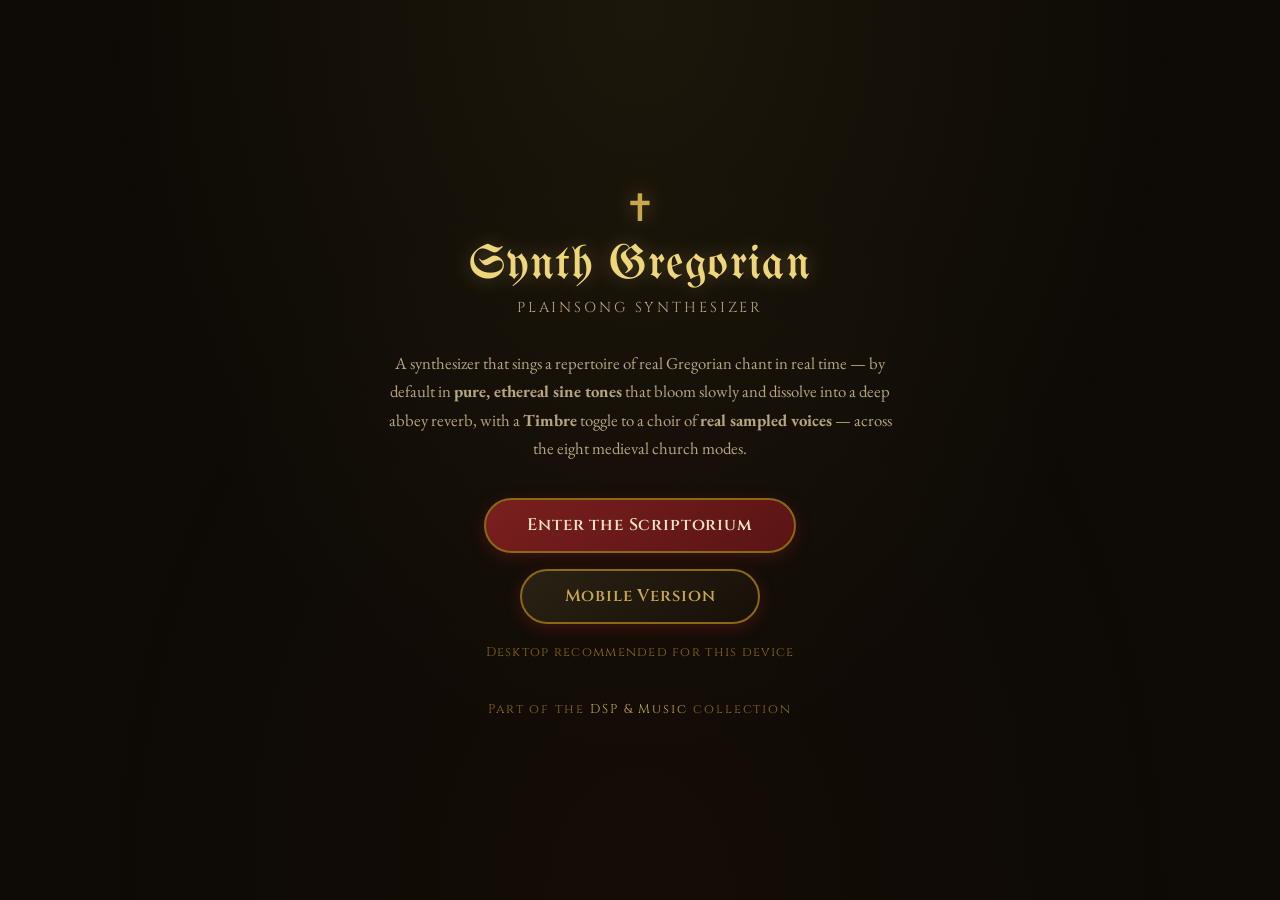
<file: index.html>
<!DOCTYPE html>
<html lang="en">
<head>
    <meta charset="UTF-8">
    <meta name="viewport" content="width=device-width, initial-scale=1.0">
    <title>Synth Gregorian — Plainsong Synthesizer</title>
    <link rel="preconnect" href="https://fonts.googleapis.com">
    <link rel="preconnect" href="https://fonts.gstatic.com" crossorigin>
    <link href="https://fonts.googleapis.com/css2?family=UnifrakturMaguntia&family=Cinzel:wght@400;600;700&family=EB+Garamond:ital,wght@0,400;0,600;1,400&display=swap" rel="stylesheet">
    <style>
        :root { --gold: #c8a84e; --gold-bright: #f0d67a; --gold-dark: #8b6914; --accent: #7a1f1f; --text-main: #e8d9b0; --text-dim: #b8a67e; --bg-dark: #0e0b06; }
        * { margin: 0; padding: 0; box-sizing: border-box; }
        body { font-family: 'EB Garamond', Georgia, serif; background: var(--bg-dark); color: var(--text-main); min-height: 100vh; display: flex; flex-direction: column; align-items: center; justify-content: center; text-align: center; padding: 2rem; }
        body::before { content: ''; position: fixed; inset: 0; background: radial-gradient(ellipse at 50% 0%, rgba(200,168,78,0.08), transparent 60%), radial-gradient(ellipse at 50% 100%, rgba(122,31,31,0.06), transparent 60%); pointer-events: none; }
        .content { position: relative; z-index: 1; max-width: 520px; }
        .cross { font-size: 2.4rem; color: var(--gold); text-shadow: 0 0 20px rgba(200,168,78,0.4); }
        h1 { font-family: 'UnifrakturMaguntia', 'Cinzel', serif; font-size: clamp(1.8rem, 5vw, 3rem); font-weight: 400; color: var(--gold-bright); text-shadow: 0 0 20px rgba(240,214,122,0.3); margin: 0.5rem 0; letter-spacing: 0.03em; }
        .subtitle { font-family: 'Cinzel', serif; font-size: 0.9rem; letter-spacing: 0.2em; text-transform: uppercase; color: var(--text-dim); margin-bottom: 2rem; }
        .desc { color: var(--text-dim); line-height: 1.7; margin-bottom: 2.2rem; font-size: 1.05rem; }
        .launch { display: flex; flex-direction: column; gap: 1rem; align-items: center; }
        .btn { font-family: 'Cinzel', serif; font-size: 1.05rem; font-weight: 600; color: #efe3c4; background: linear-gradient(145deg, var(--accent), #5a1414); border: 2px solid var(--gold-dark); border-radius: 50px; padding: 0.9rem 2.6rem; cursor: pointer; text-decoration: none; transition: all 0.3s ease; box-shadow: 0 4px 15px rgba(122,31,31,0.4); letter-spacing: 0.05em; min-width: 240px; }
        .btn:hover { border-color: var(--gold); box-shadow: 0 4px 20px rgba(122,31,31,0.6), 0 0 20px rgba(200,168,78,0.2); transform: translateY(-1px); }
        .btn.secondary { background: linear-gradient(145deg, #2a2214, #171008); color: var(--gold); }
        .recommend { font-size: 0.8rem; color: var(--gold-dark); font-family: 'Cinzel', serif; letter-spacing: 0.1em; margin-top: 0.3rem; }
        .foot { margin-top: 2.5rem; font-size: 0.8rem; color: var(--gold-dark); letter-spacing: 0.15em; font-family: 'Cinzel', serif; }
    </style>
</head>
<body>
    <div class="content">
        <div class="cross">&#x271D;</div>
        <h1>Synth Gregorian</h1>
        <div class="subtitle">Plainsong Synthesizer</div>
        <p class="desc">A synthesizer that sings a repertoire of real Gregorian chant in real time &mdash; by default in <strong>pure, ethereal sine tones</strong> that bloom slowly and dissolve into a deep abbey reverb, with a <strong>Timbre</strong> toggle to a choir of <strong>real sampled voices</strong> &mdash; across the eight medieval church modes.</p>
        <div class="launch">
            <a class="btn" id="primaryBtn" href="desktop.html">Enter the Scriptorium</a>
            <a class="btn secondary" id="secondaryBtn" href="gregorian_mobile.html">Mobile Version</a>
            <div class="recommend" id="recommend"></div>
        </div>
        <div class="foot">Part of the <a href="https://github.com/BrendanJamesLynskey/DSP_and_Music" style="color:var(--gold);text-decoration:none">DSP &amp; Music</a> collection</div>
    </div>
    <script>
        (function () {
            const isMobile = /Android|iPhone|iPad|iPod|Mobile/i.test(navigator.userAgent) || window.innerWidth < 700;
            const primary = document.getElementById('primaryBtn');
            const secondary = document.getElementById('secondaryBtn');
            const rec = document.getElementById('recommend');
            if (isMobile) {
                primary.href = 'gregorian_mobile.html'; primary.textContent = 'Enter (Mobile)';
                secondary.href = 'desktop.html'; secondary.textContent = 'Desktop Version';
                rec.textContent = 'Mobile device detected';
            } else {
                rec.textContent = 'Desktop recommended for this device';
            }
        })();
    </script>
</body>
</html>
</file>
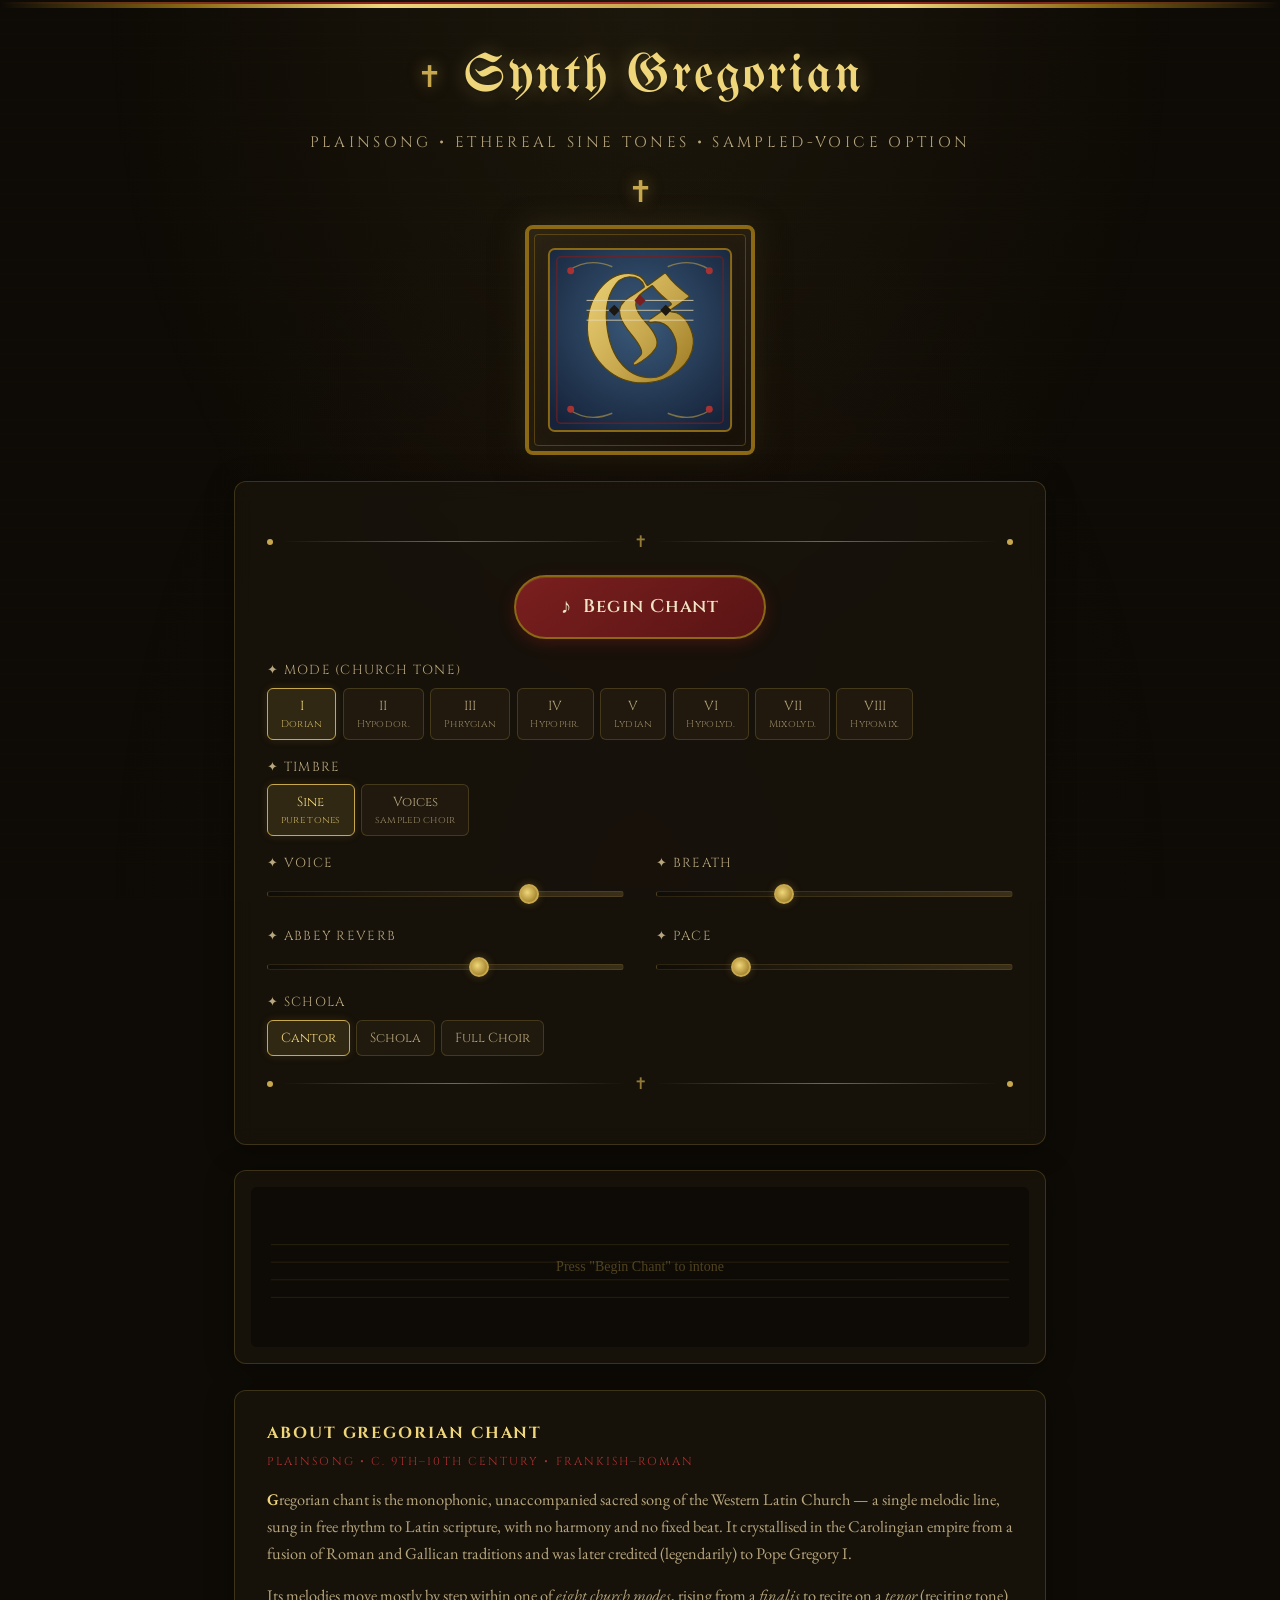
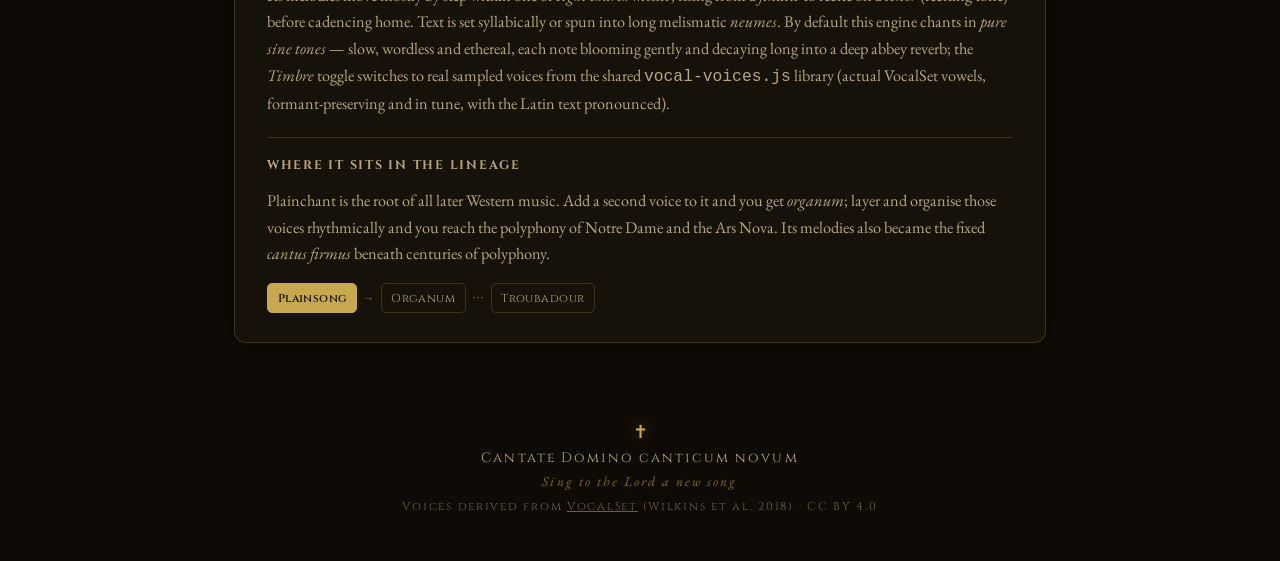
<file: desktop.html>
<!DOCTYPE html>
<html lang="en">
<head>
    <meta charset="UTF-8">
    <meta name="viewport" content="width=device-width, initial-scale=1.0">
    <title>Synth Gregorian — Plainsong Synthesizer</title>
    <link rel="preconnect" href="https://fonts.googleapis.com">
    <link rel="preconnect" href="https://fonts.gstatic.com" crossorigin>
    <link href="https://fonts.googleapis.com/css2?family=UnifrakturMaguntia&family=Cinzel:wght@400;600;700&family=EB+Garamond:ital,wght@0,400;0,600;1,400&display=swap" rel="stylesheet">
    <link rel="stylesheet" href="style.css">
</head>
<body>
    <div class="icon-border-top"></div>
    <div class="incense-container" id="incenseContainer"></div>

    <header>
        <div class="cross-ornament">&#x271D;</div>
        <h1>Synth Gregorian</h1>
        <p class="subtitle">Plainsong &#8226; Ethereal Sine Tones &#8226; Sampled-Voice Option</p>
        <div class="cross-ornament">&#x271D;</div>
    </header>

    <main>
        <!-- Illuminated initial -->
        <div class="icon-frame" id="mainIcon">
            <svg viewBox="0 0 200 200" xmlns="http://www.w3.org/2000/svg" role="img" aria-label="Illuminated initial G">
                <defs>
                    <linearGradient id="gold" x1="0" y1="0" x2="1" y2="1">
                        <stop offset="0" stop-color="#f0d67a"/><stop offset="0.5" stop-color="#c8a84e"/><stop offset="1" stop-color="#8b6914"/>
                    </linearGradient>
                    <radialGradient id="halo" cx="0.5" cy="0.4" r="0.7">
                        <stop offset="0" stop-color="#3a5a7a"/><stop offset="1" stop-color="#16233a"/>
                    </radialGradient>
                </defs>
                <rect x="8" y="8" width="184" height="184" rx="6" fill="url(#halo)" stroke="#8b6914" stroke-width="2"/>
                <rect x="16" y="16" width="168" height="168" rx="4" fill="none" stroke="#7a1f1f" stroke-width="1.5" opacity="0.7"/>
                <!-- vine flourishes -->
                <path d="M28 30 q20 -14 44 -4 M172 30 q-20 -14 -44 -4 M28 170 q20 14 44 4 M172 170 q-20 14 -44 4" fill="none" stroke="#c8a84e" stroke-width="1.4" opacity="0.55"/>
                <circle cx="30" cy="30" r="3.5" fill="#a83232"/><circle cx="170" cy="30" r="3.5" fill="#a83232"/>
                <circle cx="30" cy="170" r="3.5" fill="#a83232"/><circle cx="170" cy="170" r="3.5" fill="#a83232"/>
                <!-- initial G -->
                <text x="100" y="140" text-anchor="middle" font-family="UnifrakturMaguntia, serif" font-size="150" fill="url(#gold)" stroke="#5a4408" stroke-width="1.2">G</text>
                <!-- four-line stave with a neume -->
                <g opacity="0.8" stroke="#e8d9b0" stroke-width="1">
                    <line x1="46" y1="60" x2="154" y2="60"/><line x1="46" y1="70" x2="154" y2="70"/><line x1="46" y1="80" x2="154" y2="80"/>
                </g>
                <rect x="70" y="66" width="8" height="8" fill="#1c1710" transform="rotate(45 74 70)"/>
                <rect x="96" y="56" width="8" height="8" fill="#7a1f1f" transform="rotate(45 100 60)"/>
                <rect x="122" y="66" width="8" height="8" fill="#1c1710" transform="rotate(45 126 70)"/>
            </svg>
        </div>

        <div class="controls-panel">
            <div class="ornament-line"><span class="ornament-dot"></span><span class="ornament-rule"></span><span class="ornament-cross">&#x271D;</span><span class="ornament-rule"></span><span class="ornament-dot"></span></div>

            <div class="transport">
                <button class="btn-chant" id="btnChant" onclick="toggleChant()">
                    <span class="btn-icon">&#x266A;</span>
                    <span class="btn-text">Begin Chant</span>
                </button>
            </div>

            <!-- Church modes -->
            <div class="control-group">
                <label class="control-label">&#x2726; Mode (Church Tone)</label>
                <div class="mode-selector">
                    <button class="mode-btn active" data-mode="1" onclick="setMode(1)">I<small>Dorian</small></button>
                    <button class="mode-btn" data-mode="2" onclick="setMode(2)">II<small>Hypodor.</small></button>
                    <button class="mode-btn" data-mode="3" onclick="setMode(3)">III<small>Phrygian</small></button>
                    <button class="mode-btn" data-mode="4" onclick="setMode(4)">IV<small>Hypophr.</small></button>
                    <button class="mode-btn" data-mode="5" onclick="setMode(5)">V<small>Lydian</small></button>
                    <button class="mode-btn" data-mode="6" onclick="setMode(6)">VI<small>Hypolyd.</small></button>
                    <button class="mode-btn" data-mode="7" onclick="setMode(7)">VII<small>Mixolyd.</small></button>
                    <button class="mode-btn" data-mode="8" onclick="setMode(8)">VIII<small>Hypomix.</small></button>
                </div>
            </div>

            <div class="control-group">
                <label class="control-label">&#x2726; Timbre</label>
                <div class="mode-selector">
                    <button class="mode-btn timbre-btn active" data-timbre="sine" onclick="setTimbre('sine')">Sine<small>pure tones</small></button>
                    <button class="mode-btn timbre-btn" data-timbre="sampler" onclick="setTimbre('sampler')">Voices<small>sampled choir</small></button>
                </div>
            </div>

            <div class="sliders-grid">
                <div class="control-group"><label class="control-label">&#x2726; Voice</label><input type="range" class="slider" id="voiceVol" min="0" max="100" value="75" oninput="updateVoice()"></div>
                <div class="control-group"><label class="control-label">&#x2726; Breath</label><input type="range" class="slider" id="breathAmt" min="0" max="100" value="35" oninput="updateBreath()"></div>
                <div class="control-group"><label class="control-label">&#x2726; Abbey Reverb</label><input type="range" class="slider" id="reverbMix" min="0" max="100" value="60" oninput="updateReverb()"></div>
                <div class="control-group"><label class="control-label">&#x2726; Pace</label><input type="range" class="slider" id="tempoSlider" min="26" max="80" value="38" oninput="updateTempo()"></div>
            </div>

            <div class="control-group">
                <label class="control-label">&#x2726; Schola</label>
                <div class="mode-selector">
                    <button class="choir-btn active" data-voices="1" onclick="setVoices(1)">Cantor</button>
                    <button class="choir-btn" data-voices="3" onclick="setVoices(3)">Schola</button>
                    <button class="choir-btn" data-voices="6" onclick="setVoices(6)">Full Choir</button>
                </div>
            </div>

            <div class="ornament-line"><span class="ornament-dot"></span><span class="ornament-rule"></span><span class="ornament-cross">&#x271D;</span><span class="ornament-rule"></span><span class="ornament-dot"></span></div>
        </div>

        <div class="visualization-frame">
            <canvas id="vizCanvas" width="800" height="200"></canvas>
        </div>

        <!-- About this style -->
        <div class="about-panel">
            <h2>About Gregorian Chant</h2>
            <div class="era">Plainsong &#8226; c. 9th&ndash;10th century &#8226; Frankish–Roman</div>
            <p><span class="drop">G</span>regorian chant is the monophonic, unaccompanied sacred song of the Western Latin Church &mdash; a single melodic line, sung in free rhythm to Latin scripture, with no harmony and no fixed beat. It crystallised in the Carolingian empire from a fusion of Roman and Gallican traditions and was later credited (legendarily) to Pope Gregory I.</p>
            <p>Its melodies move mostly by step within one of <em>eight church modes</em>, rising from a <em>finalis</em> to recite on a <em>tenor</em> (reciting tone) before cadencing home. Text is set syllabically or spun into long melismatic <em>neumes</em>. By default this engine chants in <em>pure sine tones</em> &mdash; slow, wordless and ethereal, each note blooming gently and decaying long into a deep abbey reverb; the <em>Timbre</em> toggle switches to real sampled voices from the shared <code>vocal-voices.js</code> library (actual VocalSet vowels, formant-preserving and in tune, with the Latin text pronounced).</p>
            <div class="lineage">
                <h3>Where it sits in the lineage</h3>
                <p>Plainchant is the root of all later Western music. Add a second voice to it and you get <em>organum</em>; layer and organise those voices rhythmically and you reach the polyphony of Notre&nbsp;Dame and the Ars&nbsp;Nova. Its melodies also became the fixed <em>cantus firmus</em> beneath centuries of polyphony.</p>
                <div class="lineage-chain">
                    <span class="node current">Plainsong</span>
                    <span class="arrow">&rarr;</span>
                    <a href="https://brendanjameslynskey.github.io/Synth_Organum/">Organum</a>
                    <span class="arrow">&#8231;&#8231;&#8231;</span>
                    <a href="https://brendanjameslynskey.github.io/Synth_Troubadour/">Troubadour</a>
                </div>
            </div>
        </div>
    </main>

    <footer>
        <div class="cross-ornament small">&#x271D;</div>
        <p>Cantate Domino canticum novum</p>
        <p class="latin">Sing to the Lord a new song</p>
            <p style="font-size:0.72rem;opacity:0.55;margin-top:0.6rem;">Voices derived from <a href="https://zenodo.org/records/1193957" style="color:inherit;">VocalSet</a> (Wilkins et al. 2018) &middot; CC BY 4.0</p>
    </footer>

    <script src="vocal-voices.js"></script>
    <script src="gregorian-engine.js"></script>
    <script src="app.js"></script>
</body>
</html>
</file>
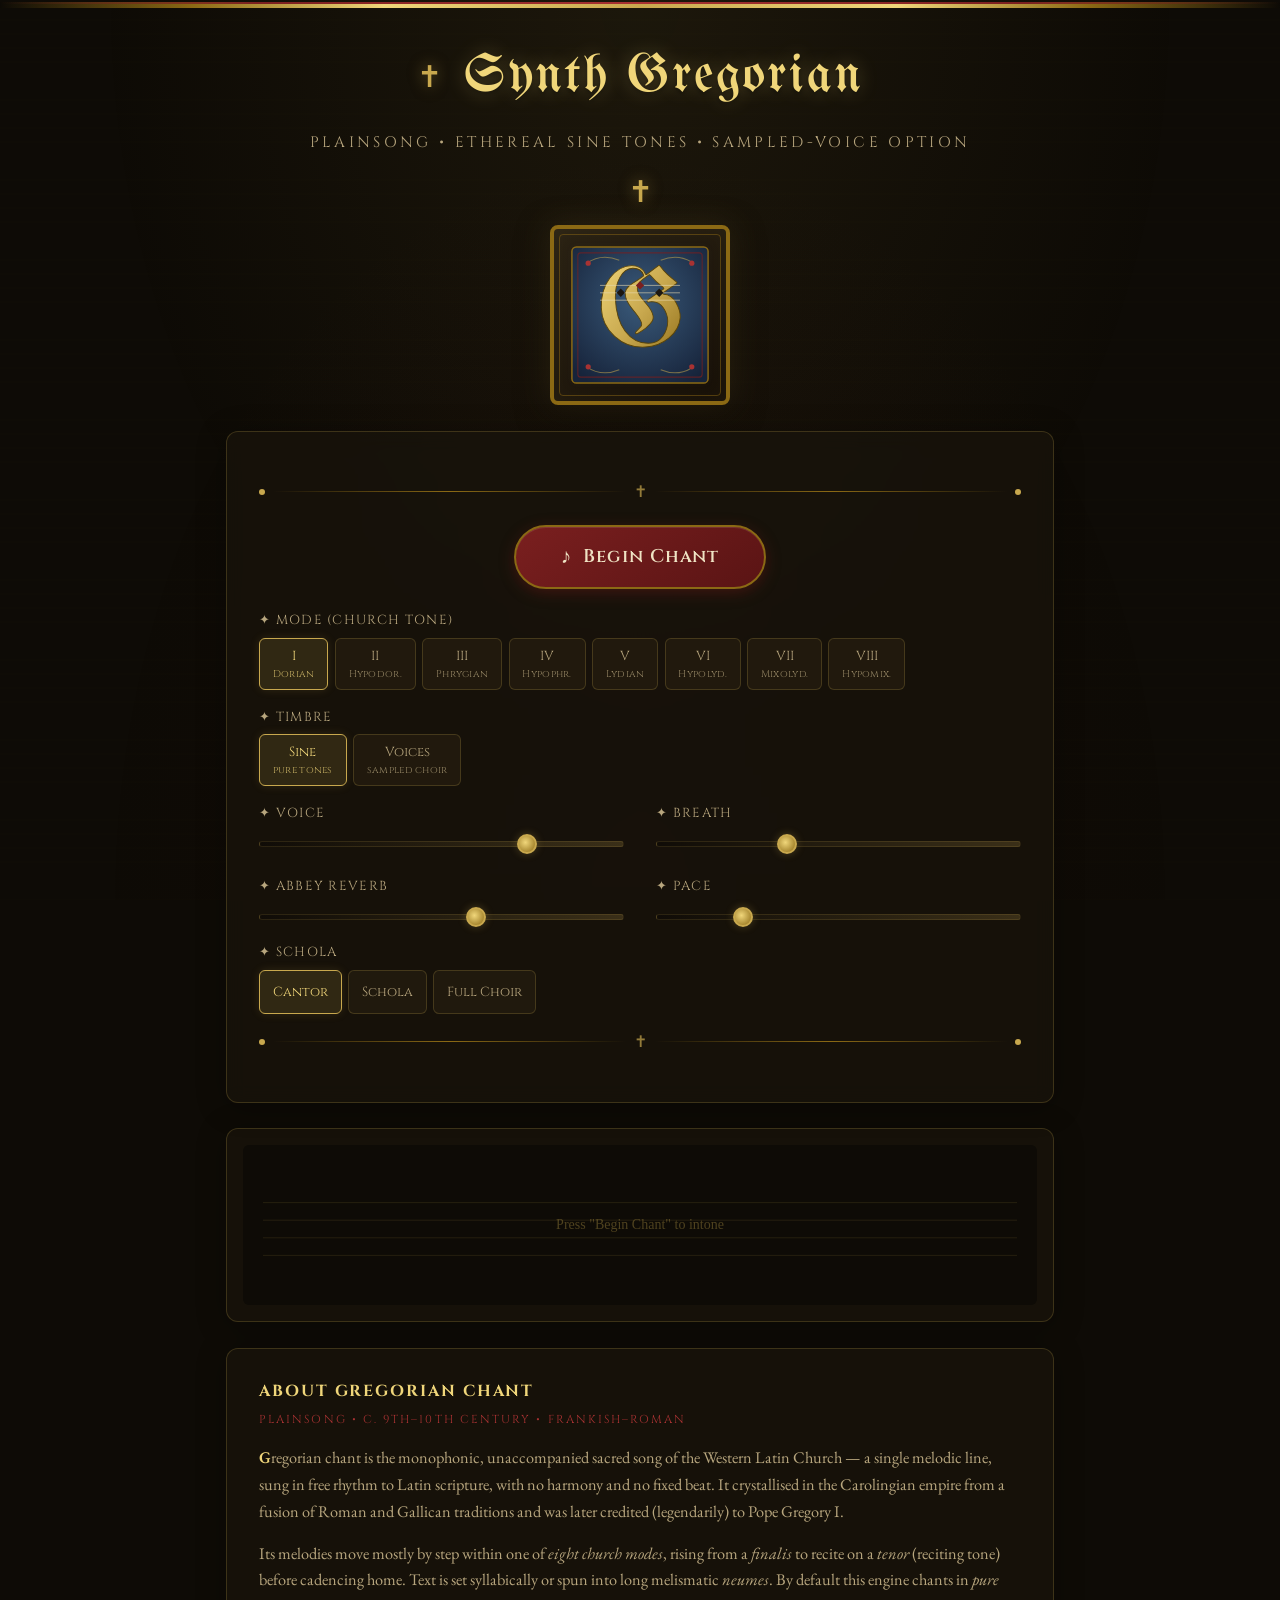
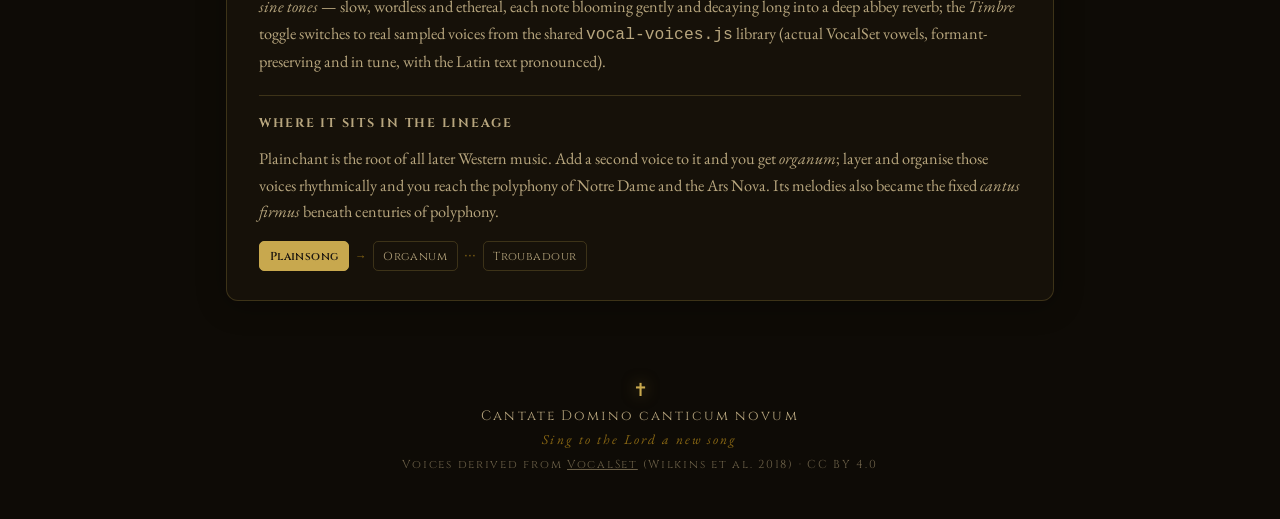
<file: gregorian_mobile.html>
<!DOCTYPE html>
<html lang="en">
<head>
    <meta charset="UTF-8">
    <meta name="viewport" content="width=device-width, initial-scale=1.0, viewport-fit=cover, maximum-scale=1.0, user-scalable=no">
    <meta name="apple-mobile-web-app-capable" content="yes">
    <meta name="apple-mobile-web-app-status-bar-style" content="black-translucent">
    <title>Synth Gregorian — Plainsong Synthesizer</title>
    <link rel="preconnect" href="https://fonts.googleapis.com">
    <link rel="preconnect" href="https://fonts.gstatic.com" crossorigin>
    <link href="https://fonts.googleapis.com/css2?family=UnifrakturMaguntia&family=Cinzel:wght@400;600;700&family=EB+Garamond:ital,wght@0,400;0,600;1,400&display=swap" rel="stylesheet">
    <style>
/* === Synth Gregorian — Styles (medieval manuscript: parchment, ink, gold) === */

:root {
    --gold: #c8a84e;
    --gold-bright: #f0d67a;
    --gold-dark: #8b6914;
    --accent: #7a1f1f;          /* vermilion rubric */
    --accent-light: #a83232;
    --ink: #1c1710;
    --ink-deep: #100c07;
    --panel-line: rgba(200, 168, 78, 0.22);
    --parchment: #efe3c4;
    --text-main: #e8d9b0;
    --text-dim: #b8a67e;
    --bg-dark: #0e0b06;
    --bg-panel: rgba(24, 19, 11, 0.85);
}

* { margin: 0; padding: 0; box-sizing: border-box; }

body {
    font-family: 'EB Garamond', 'Cormorant Garamond', Georgia, serif;
    background: var(--bg-dark);
    color: var(--text-main);
    min-height: 100vh;
    overflow-x: hidden;
    position: relative;
}

body::before {
    content: '';
    position: fixed;
    inset: 0;
    background:
        radial-gradient(ellipse at 50% 0%, rgba(200, 168, 78, 0.08) 0%, transparent 60%),
        radial-gradient(ellipse at 50% 100%, rgba(122, 31, 31, 0.06) 0%, transparent 60%);
    pointer-events: none;
    z-index: 0;
}

/* Faint ruled-manuscript / four-line stave texture */
body::after {
    content: '';
    position: fixed;
    inset: 0;
    background-image:
        url("data:image/svg+xml,%3Csvg xmlns='http://www.w3.org/2000/svg' width='80' height='80' viewBox='0 0 80 80'%3E%3Cpath d='M0 20h80M0 34h80M0 48h80M0 62h80' stroke='%23c8a84e' stroke-width='0.3' opacity='0.05'/%3E%3C/svg%3E");
    pointer-events: none;
    z-index: 0;
}

.icon-border-top {
    height: 6px;
    background: linear-gradient(90deg, transparent 0%, var(--gold-dark) 15%, var(--gold-bright) 30%, var(--gold) 50%, var(--gold-bright) 70%, var(--gold-dark) 85%, transparent 100%);
    position: relative;
    z-index: 10;
}
.icon-border-top::after {
    content: '';
    display: block;
    height: 2px;
    margin-top: 2px;
    background: linear-gradient(90deg, transparent 0%, var(--accent) 20%, var(--accent-light) 50%, var(--accent) 80%, transparent 100%);
}

/* Floating candle-motes */
.incense-container { position: fixed; inset: 0; pointer-events: none; z-index: 1; overflow: hidden; }
.smoke-particle {
    position: absolute;
    width: 4px; height: 4px;
    background: radial-gradient(circle, rgba(240, 214, 122, 0.35), transparent);
    border-radius: 50%;
    animation: smokeRise linear forwards;
}
@keyframes smokeRise {
    0% { opacity: 0; transform: translateY(0) translateX(0) scale(1); }
    20% { opacity: 0.4; }
    100% { opacity: 0; transform: translateY(-420px) translateX(var(--drift)) scale(7); }
}

header {
    text-align: center;
    padding: 2.5rem 1rem 1.2rem;
    position: relative;
    z-index: 5;
    display: flex;
    align-items: center;
    justify-content: center;
    gap: 1.4rem;
    flex-wrap: wrap;
}
.cross-ornament { font-size: 1.9rem; color: var(--gold); text-shadow: 0 0 15px rgba(200, 168, 78, 0.5); line-height: 1; }
.cross-ornament.small { font-size: 1.1rem; }

h1 {
    font-family: 'UnifrakturMaguntia', 'Cinzel', serif;
    font-size: clamp(2rem, 5vw, 3.4rem);
    font-weight: 400;
    color: var(--gold-bright);
    text-shadow: 0 0 20px rgba(240, 214, 122, 0.3), 0 2px 4px rgba(0, 0, 0, 0.5);
    letter-spacing: 0.04em;
}
.subtitle {
    font-family: 'Cinzel', serif;
    font-size: 0.95rem;
    color: var(--text-dim);
    letter-spacing: 0.22em;
    text-transform: uppercase;
    margin-top: 0.3rem;
    flex-basis: 100%;
}

main { max-width: 860px; margin: 0 auto; padding: 0 1.5rem 3rem; position: relative; z-index: 5; }

/* Illuminated-initial frame (inline SVG lives inside) */
.icon-frame {
    width: 230px;
    margin: 0 auto 1.6rem;
    padding: 12px;
    background: linear-gradient(145deg, #2a2214, #171008);
    border: 4px solid var(--gold-dark);
    border-radius: 8px;
    box-shadow: 0 0 30px rgba(200, 168, 78, 0.15), inset 0 0 20px rgba(200, 168, 78, 0.05), 0 8px 32px rgba(0, 0, 0, 0.5);
    position: relative;
    cursor: pointer;
    transition: box-shadow 0.5s ease, transform 0.3s ease;
    overflow: hidden;
}
.icon-frame:hover { box-shadow: 0 0 50px rgba(200, 168, 78, 0.25), inset 0 0 30px rgba(200, 168, 78, 0.08), 0 8px 32px rgba(0, 0, 0, 0.5); transform: scale(1.02); }
.icon-frame.active { box-shadow: 0 0 60px rgba(240, 214, 122, 0.35), inset 0 0 30px rgba(200, 168, 78, 0.1), 0 8px 32px rgba(0, 0, 0, 0.5); border-color: var(--gold-bright); }
.icon-frame::before { content: ''; position: absolute; inset: 5px; border: 1px solid var(--gold-dark); border-radius: 4px; opacity: 0.5; pointer-events: none; z-index: 2; }
.icon-frame svg { width: 100%; height: auto; display: block; position: relative; z-index: 1; }

.controls-panel {
    background: var(--bg-panel);
    border: 1px solid var(--panel-line);
    border-radius: 12px;
    padding: 2rem;
    margin-bottom: 1.6rem;
    backdrop-filter: blur(10px);
    box-shadow: 0 4px 30px rgba(0, 0, 0, 0.3);
}

.ornament-line { display: flex; align-items: center; gap: 0.5rem; margin: 1.1rem 0; }
.ornament-dot { width: 6px; height: 6px; background: var(--gold); border-radius: 50%; flex-shrink: 0; }
.ornament-rule { flex: 1; height: 1px; background: linear-gradient(90deg, transparent, var(--gold-dark), transparent); }
.ornament-cross { color: var(--gold); font-size: 1rem; flex-shrink: 0; opacity: 0.7; }

.transport { display: flex; justify-content: center; margin: 1.4rem 0; }
.btn-chant {
    font-family: 'Cinzel', serif;
    font-size: 1.15rem;
    font-weight: 600;
    color: var(--parchment);
    background: linear-gradient(145deg, var(--accent), #5a1414);
    border: 2px solid var(--gold-dark);
    border-radius: 50px;
    padding: 1rem 2.8rem;
    cursor: pointer;
    transition: all 0.3s ease;
    display: flex;
    align-items: center;
    gap: 0.7rem;
    box-shadow: 0 4px 15px rgba(122, 31, 31, 0.4), inset 0 1px 0 rgba(255, 255, 255, 0.1);
    letter-spacing: 0.05em;
}
.btn-chant:hover { background: linear-gradient(145deg, var(--accent-light), var(--accent)); border-color: var(--gold); box-shadow: 0 4px 20px rgba(122, 31, 31, 0.6), 0 0 20px rgba(200, 168, 78, 0.2); transform: translateY(-1px); }
.btn-chant:active { transform: translateY(1px); }
.btn-chant.playing { background: linear-gradient(145deg, #35502a, #223618); border-color: var(--gold-bright); animation: glowPulse 3s ease-in-out infinite; }
@keyframes glowPulse {
    0%, 100% { box-shadow: 0 4px 20px rgba(53, 80, 42, 0.4), 0 0 20px rgba(240, 214, 122, 0.1); }
    50% { box-shadow: 0 4px 25px rgba(53, 80, 42, 0.6), 0 0 35px rgba(240, 214, 122, 0.25); }
}
.btn-icon { font-size: 1.3rem; }

.control-label { display: block; font-family: 'Cinzel', serif; font-size: 0.82rem; color: var(--text-dim); letter-spacing: 0.1em; margin-bottom: 0.55rem; text-transform: uppercase; }
.control-group { margin-bottom: 1.1rem; }

.mode-selector { display: flex; gap: 0.4rem; flex-wrap: wrap; }
.mode-btn, .choir-btn {
    font-family: 'Cinzel', serif;
    font-size: 0.82rem;
    color: var(--text-dim);
    background: rgba(40, 32, 18, 0.6);
    border: 1px solid var(--panel-line);
    border-radius: 6px;
    padding: 0.5rem 0.8rem;
    cursor: pointer;
    transition: all 0.2s ease;
    min-width: 46px;
    text-align: center;
}
.mode-btn:hover, .choir-btn:hover { background: rgba(200, 168, 78, 0.1); border-color: var(--gold-dark); }
.mode-btn.active, .choir-btn.active { color: var(--gold-bright); background: rgba(200, 168, 78, 0.15); border-color: var(--gold); box-shadow: 0 0 10px rgba(200, 168, 78, 0.15); }
.mode-btn small { display: block; font-size: 0.62rem; letter-spacing: 0.03em; opacity: 0.75; margin-top: 2px; }

.sliders-grid { display: grid; grid-template-columns: 1fr 1fr; gap: 0.5rem 2rem; }
@media (max-width: 600px) { .sliders-grid { grid-template-columns: 1fr; } }

.slider {
    -webkit-appearance: none; appearance: none;
    width: 100%; height: 6px;
    background: linear-gradient(90deg, var(--ink-deep), #3a2f18);
    border-radius: 3px; outline: none;
    border: 1px solid rgba(200, 168, 78, 0.15);
}
.slider::-webkit-slider-thumb { -webkit-appearance: none; appearance: none; width: 20px; height: 20px; background: radial-gradient(circle at 40% 40%, var(--gold-bright), var(--gold-dark)); border-radius: 50%; cursor: pointer; border: 2px solid var(--gold); box-shadow: 0 0 8px rgba(200, 168, 78, 0.3); }
.slider::-webkit-slider-thumb:hover { box-shadow: 0 0 15px rgba(200, 168, 78, 0.5); }
.slider::-moz-range-thumb { width: 20px; height: 20px; background: radial-gradient(circle at 40% 40%, var(--gold-bright), var(--gold-dark)); border-radius: 50%; cursor: pointer; border: 2px solid var(--gold); box-shadow: 0 0 8px rgba(200, 168, 78, 0.3); }

.visualization-frame { background: var(--bg-panel); border: 1px solid var(--panel-line); border-radius: 12px; padding: 1rem; overflow: hidden; box-shadow: 0 4px 30px rgba(0, 0, 0, 0.3); margin-bottom: 1.6rem; }
#vizCanvas { width: 100%; height: 160px; display: block; border-radius: 6px; }

/* About-this-style panel */
.about-panel {
    background: var(--bg-panel);
    border: 1px solid var(--panel-line);
    border-radius: 12px;
    padding: 1.8rem 2rem;
    box-shadow: 0 4px 30px rgba(0, 0, 0, 0.3);
    line-height: 1.65;
}
.about-panel h2 { font-family: 'Cinzel', serif; font-size: 1rem; letter-spacing: 0.12em; text-transform: uppercase; color: var(--gold-bright); margin-bottom: 0.4rem; }
.about-panel .era { font-family: 'Cinzel', serif; font-size: 0.72rem; letter-spacing: 0.18em; text-transform: uppercase; color: var(--accent-light); margin-bottom: 1rem; }
.about-panel p { color: var(--text-dim); font-size: 1.02rem; margin-bottom: 0.9rem; }
.about-panel p:last-child { margin-bottom: 0; }
.about-panel .drop { color: var(--gold-bright); font-weight: 600; }
.lineage { margin-top: 1.2rem; padding-top: 1.1rem; border-top: 1px solid var(--panel-line); }
.lineage h3 { font-family: 'Cinzel', serif; font-size: 0.78rem; letter-spacing: 0.14em; text-transform: uppercase; color: var(--text-dim); margin-bottom: 0.7rem; }
.lineage-chain { display: flex; flex-wrap: wrap; gap: 0.35rem; align-items: center; font-family: 'Cinzel', serif; font-size: 0.72rem; letter-spacing: 0.04em; }
.lineage-chain a, .lineage-chain span.node { color: var(--text-dim); text-decoration: none; padding: 0.3rem 0.6rem; border: 1px solid var(--panel-line); border-radius: 5px; transition: all 0.2s ease; white-space: nowrap; }
.lineage-chain a:hover { color: var(--gold-bright); border-color: var(--gold); }
.lineage-chain span.node.current { color: var(--ink); background: var(--gold); border-color: var(--gold); font-weight: 600; }
.lineage-chain .arrow { color: var(--gold-dark); }

footer { text-align: center; padding: 2rem 1rem 3rem; position: relative; z-index: 5; }
footer p { font-family: 'Cinzel', serif; font-size: 0.85rem; color: var(--text-dim); letter-spacing: 0.15em; margin-top: 0.5rem; }
footer .latin { font-family: 'EB Garamond', serif; font-style: italic; font-size: 0.85rem; color: var(--gold-dark); margin-top: 0.3rem; }

::-webkit-scrollbar { width: 8px; }
::-webkit-scrollbar-track { background: var(--bg-dark); }
::-webkit-scrollbar-thumb { background: var(--gold-dark); border-radius: 4px; }
::-webkit-scrollbar-thumb:hover { background: var(--gold); }
::selection { background: rgba(200, 168, 78, 0.3); color: var(--parchment); }


/* mobile safe areas */
body { padding: env(safe-area-inset-top) env(safe-area-inset-right) env(safe-area-inset-bottom) env(safe-area-inset-left); }
.mode-btn, .choir-btn, .btn-chant { min-height: 44px; }
.icon-frame { width: 180px; }
main { padding-left: 1rem; padding-right: 1rem; }
</style>
</head>
<body>
    <div class="icon-border-top"></div>
    <div class="incense-container" id="incenseContainer"></div>

    <header>
        <div class="cross-ornament">&#x271D;</div>
        <h1>Synth Gregorian</h1>
        <p class="subtitle">Plainsong &#8226; Ethereal Sine Tones &#8226; Sampled-Voice Option</p>
        <div class="cross-ornament">&#x271D;</div>
    </header>

    <main>
        <!-- Illuminated initial -->
        <div class="icon-frame" id="mainIcon">
            <svg viewBox="0 0 200 200" xmlns="http://www.w3.org/2000/svg" role="img" aria-label="Illuminated initial G">
                <defs>
                    <linearGradient id="gold" x1="0" y1="0" x2="1" y2="1">
                        <stop offset="0" stop-color="#f0d67a"/><stop offset="0.5" stop-color="#c8a84e"/><stop offset="1" stop-color="#8b6914"/>
                    </linearGradient>
                    <radialGradient id="halo" cx="0.5" cy="0.4" r="0.7">
                        <stop offset="0" stop-color="#3a5a7a"/><stop offset="1" stop-color="#16233a"/>
                    </radialGradient>
                </defs>
                <rect x="8" y="8" width="184" height="184" rx="6" fill="url(#halo)" stroke="#8b6914" stroke-width="2"/>
                <rect x="16" y="16" width="168" height="168" rx="4" fill="none" stroke="#7a1f1f" stroke-width="1.5" opacity="0.7"/>
                <!-- vine flourishes -->
                <path d="M28 30 q20 -14 44 -4 M172 30 q-20 -14 -44 -4 M28 170 q20 14 44 4 M172 170 q-20 14 -44 4" fill="none" stroke="#c8a84e" stroke-width="1.4" opacity="0.55"/>
                <circle cx="30" cy="30" r="3.5" fill="#a83232"/><circle cx="170" cy="30" r="3.5" fill="#a83232"/>
                <circle cx="30" cy="170" r="3.5" fill="#a83232"/><circle cx="170" cy="170" r="3.5" fill="#a83232"/>
                <!-- initial G -->
                <text x="100" y="140" text-anchor="middle" font-family="UnifrakturMaguntia, serif" font-size="150" fill="url(#gold)" stroke="#5a4408" stroke-width="1.2">G</text>
                <!-- four-line stave with a neume -->
                <g opacity="0.8" stroke="#e8d9b0" stroke-width="1">
                    <line x1="46" y1="60" x2="154" y2="60"/><line x1="46" y1="70" x2="154" y2="70"/><line x1="46" y1="80" x2="154" y2="80"/>
                </g>
                <rect x="70" y="66" width="8" height="8" fill="#1c1710" transform="rotate(45 74 70)"/>
                <rect x="96" y="56" width="8" height="8" fill="#7a1f1f" transform="rotate(45 100 60)"/>
                <rect x="122" y="66" width="8" height="8" fill="#1c1710" transform="rotate(45 126 70)"/>
            </svg>
        </div>

        <div class="controls-panel">
            <div class="ornament-line"><span class="ornament-dot"></span><span class="ornament-rule"></span><span class="ornament-cross">&#x271D;</span><span class="ornament-rule"></span><span class="ornament-dot"></span></div>

            <div class="transport">
                <button class="btn-chant" id="btnChant" onclick="toggleChant()">
                    <span class="btn-icon">&#x266A;</span>
                    <span class="btn-text">Begin Chant</span>
                </button>
            </div>

            <!-- Church modes -->
            <div class="control-group">
                <label class="control-label">&#x2726; Mode (Church Tone)</label>
                <div class="mode-selector">
                    <button class="mode-btn active" data-mode="1" onclick="setMode(1)">I<small>Dorian</small></button>
                    <button class="mode-btn" data-mode="2" onclick="setMode(2)">II<small>Hypodor.</small></button>
                    <button class="mode-btn" data-mode="3" onclick="setMode(3)">III<small>Phrygian</small></button>
                    <button class="mode-btn" data-mode="4" onclick="setMode(4)">IV<small>Hypophr.</small></button>
                    <button class="mode-btn" data-mode="5" onclick="setMode(5)">V<small>Lydian</small></button>
                    <button class="mode-btn" data-mode="6" onclick="setMode(6)">VI<small>Hypolyd.</small></button>
                    <button class="mode-btn" data-mode="7" onclick="setMode(7)">VII<small>Mixolyd.</small></button>
                    <button class="mode-btn" data-mode="8" onclick="setMode(8)">VIII<small>Hypomix.</small></button>
                </div>
            </div>

            <div class="control-group">
                <label class="control-label">&#x2726; Timbre</label>
                <div class="mode-selector">
                    <button class="mode-btn timbre-btn active" data-timbre="sine" onclick="setTimbre('sine')">Sine<small>pure tones</small></button>
                    <button class="mode-btn timbre-btn" data-timbre="sampler" onclick="setTimbre('sampler')">Voices<small>sampled choir</small></button>
                </div>
            </div>

            <div class="sliders-grid">
                <div class="control-group"><label class="control-label">&#x2726; Voice</label><input type="range" class="slider" id="voiceVol" min="0" max="100" value="75" oninput="updateVoice()"></div>
                <div class="control-group"><label class="control-label">&#x2726; Breath</label><input type="range" class="slider" id="breathAmt" min="0" max="100" value="35" oninput="updateBreath()"></div>
                <div class="control-group"><label class="control-label">&#x2726; Abbey Reverb</label><input type="range" class="slider" id="reverbMix" min="0" max="100" value="60" oninput="updateReverb()"></div>
                <div class="control-group"><label class="control-label">&#x2726; Pace</label><input type="range" class="slider" id="tempoSlider" min="26" max="80" value="38" oninput="updateTempo()"></div>
            </div>

            <div class="control-group">
                <label class="control-label">&#x2726; Schola</label>
                <div class="mode-selector">
                    <button class="choir-btn active" data-voices="1" onclick="setVoices(1)">Cantor</button>
                    <button class="choir-btn" data-voices="3" onclick="setVoices(3)">Schola</button>
                    <button class="choir-btn" data-voices="6" onclick="setVoices(6)">Full Choir</button>
                </div>
            </div>

            <div class="ornament-line"><span class="ornament-dot"></span><span class="ornament-rule"></span><span class="ornament-cross">&#x271D;</span><span class="ornament-rule"></span><span class="ornament-dot"></span></div>
        </div>

        <div class="visualization-frame">
            <canvas id="vizCanvas" width="800" height="200"></canvas>
        </div>

        <!-- About this style -->
        <div class="about-panel">
            <h2>About Gregorian Chant</h2>
            <div class="era">Plainsong &#8226; c. 9th&ndash;10th century &#8226; Frankish–Roman</div>
            <p><span class="drop">G</span>regorian chant is the monophonic, unaccompanied sacred song of the Western Latin Church &mdash; a single melodic line, sung in free rhythm to Latin scripture, with no harmony and no fixed beat. It crystallised in the Carolingian empire from a fusion of Roman and Gallican traditions and was later credited (legendarily) to Pope Gregory I.</p>
            <p>Its melodies move mostly by step within one of <em>eight church modes</em>, rising from a <em>finalis</em> to recite on a <em>tenor</em> (reciting tone) before cadencing home. Text is set syllabically or spun into long melismatic <em>neumes</em>. By default this engine chants in <em>pure sine tones</em> &mdash; slow, wordless and ethereal, each note blooming gently and decaying long into a deep abbey reverb; the <em>Timbre</em> toggle switches to real sampled voices from the shared <code>vocal-voices.js</code> library (actual VocalSet vowels, formant-preserving and in tune, with the Latin text pronounced).</p>
            <div class="lineage">
                <h3>Where it sits in the lineage</h3>
                <p>Plainchant is the root of all later Western music. Add a second voice to it and you get <em>organum</em>; layer and organise those voices rhythmically and you reach the polyphony of Notre&nbsp;Dame and the Ars&nbsp;Nova. Its melodies also became the fixed <em>cantus firmus</em> beneath centuries of polyphony.</p>
                <div class="lineage-chain">
                    <span class="node current">Plainsong</span>
                    <span class="arrow">&rarr;</span>
                    <a href="https://brendanjameslynskey.github.io/Synth_Organum/">Organum</a>
                    <span class="arrow">&#8231;&#8231;&#8231;</span>
                    <a href="https://brendanjameslynskey.github.io/Synth_Troubadour/">Troubadour</a>
                </div>
            </div>
        </div>
    </main>

    <footer>
        <div class="cross-ornament small">&#x271D;</div>
        <p>Cantate Domino canticum novum</p>
        <p class="latin">Sing to the Lord a new song</p>
            <p style="font-size:0.72rem;opacity:0.55;margin-top:0.6rem;">Voices derived from <a href="https://zenodo.org/records/1193957" style="color:inherit;">VocalSet</a> (Wilkins et al. 2018) &middot; CC BY 4.0</p>
    </footer>

    <script>
/**
 * vocal-voices.js — a small library of interchangeable VOCAL SYNTHESIS engines
 * for the Web Audio API, sharing one interface. The 'sampler' engine plays real
 * recorded vowels (VocalSet, CC BY 4.0) from ./voices/; every other engine is
 * pure synthesis with no samples or dependencies.
 *
 * Techniques (each a genuinely different way of making a sung voice):
 *
 *   'fof'      FOF — Fonction d'Onde Formantique (IRCAM CHANT). The voice is a
 *              stream of overlapping formant grains, one burst per glottal pulse.
 *              Runs in an AudioWorklet. The most convincingly "sung" of the four.
 *
 *   'formant'  Source–filter. A glottal-pulse oscillator run through a bank of
 *              parallel resonant band-pass formant filters. Native Web Audio nodes.
 *
 *   'additive' Additive / spectral. A sum of harmonics whose amplitudes trace the
 *              vowel's formant envelope, rebuilt per note as a PeriodicWave so the
 *              formants stay fixed while the pitch moves.
 *
 *   'tract'    Physical model. A Kelly–Lochbaum digital waveguide of the vocal
 *              tract — a ladder of cylindrical sections whose area function makes
 *              the vowel — excited by a glottal pulse. Runs in an AudioWorklet.
 *
 * Usage:
 *   await VocalVoices.init(ctx);                       // load the worklets once
 *   const v = VocalVoices.create(ctx, { technique:'fof', vowel:'a', detuneCents:0 });
 *   v.output.connect(dest);
 *   v.setFrequency(220, ctx.currentTime, 0.1);         // pitch (with optional glide)
 *   v.setLevel(1, ctx.currentTime);                    // gate the voice on
 *   v.setVowel('o', ctx.currentTime);                  // morph the vowel
 *   v.dispose();
 */
(function (global) {
    'use strict';

    // Directory this script was loaded from, so the sampled-voice assets in
    // ./voices/ resolve correctly however the page is hosted.
    const SCRIPT_DIR = (function () {
        try { const s = document.currentScript && document.currentScript.src; if (s) return s.replace(/[^/]*$/, ''); } catch (e) {}
        return '';
    })();

    // ── Sung-vowel formant tables: five formants {f: Hz, a: amp, bw: Hz} ─────────
    const VOWELS = {
        a: [{f:650,a:1,bw:80},{f:1080,a:0.5,bw:90},{f:2650,a:0.28,bw:120},{f:2900,a:0.2,bw:130},{f:3250,a:0.1,bw:140}],
        e: [{f:400,a:1,bw:70},{f:1700,a:0.45,bw:100},{f:2500,a:0.32,bw:120},{f:2900,a:0.22,bw:130},{f:3300,a:0.12,bw:140}],
        i: [{f:290,a:1,bw:60},{f:2100,a:0.4,bw:110},{f:2800,a:0.34,bw:120},{f:3300,a:0.24,bw:130},{f:3600,a:0.12,bw:150}],
        o: [{f:400,a:1,bw:70},{f:760,a:0.34,bw:80},{f:2550,a:0.2,bw:120},{f:2850,a:0.15,bw:130},{f:3250,a:0.08,bw:140}],
        u: [{f:350,a:1,bw:65},{f:600,a:0.26,bw:75},{f:2400,a:0.16,bw:120},{f:2800,a:0.1,bw:130},{f:3200,a:0.06,bw:140}]
    };

    // Vocal-tract constriction presets (tongue index/diameter, lip aperture) for
    // the Kelly–Lochbaum model. index is fraction glottis→lips.
    const TRACT_VOWELS = {
        a: { tongueIndex: 0.35, tongueDiameter: 2.6, lip: 1.5 },
        e: { tongueIndex: 0.56, tongueDiameter: 1.7, lip: 1.4 },
        i: { tongueIndex: 0.74, tongueDiameter: 1.05, lip: 1.4 },
        o: { tongueIndex: 0.40, tongueDiameter: 1.9, lip: 0.8 },
        u: { tongueIndex: 0.50, tongueDiameter: 1.4, lip: 0.7 }
    };

    // ── Worklet source: FOF grain voice ─────────────────────────────────────────
    const FOF_SRC = `
    class FofVoiceProcessor extends AudioWorkletProcessor {
      static get parameterDescriptors(){return [
        {name:'frequency',defaultValue:130,minValue:20,maxValue:3000,automationRate:'a-rate'},
        {name:'level',defaultValue:0,minValue:0,maxValue:2,automationRate:'a-rate'}];}
      constructor(o){super();o=(o&&o.processorOptions)||{};this.sr=sampleRate;this.phase=0;this.grains=[];
        this.formants=o.formants||[{f:600,a:1,bw:90}];this.tex=o.tex||0.004;
        this.breath=o.breath!=null?o.breath:0.06;this.jitter=o.jitter!=null?o.jitter:0.03;
        this.vibRate=4.2+Math.random()*1.6;this.vibDepth=o.vibDepth!=null?o.vibDepth:0.006;this.vibPhase=Math.random()*6.283;
        this.prune=Math.floor(0.065*this.sr);this.maxG=28;
        this.port.onmessage=(e)=>{if(e.data.formants)this.formants=e.data.formants;if(e.data.breath!=null)this.breath=e.data.breath;};}
      process(inp,outp,p){const out=outp[0][0];if(!out)return true;const fA=p.frequency,lA=p.level,n=out.length,T=6.283185307;
        for(let i=0;i<n;i++){const lvl=lA.length>1?lA[i]:lA[0];let f0=fA.length>1?fA[i]:fA[0];
          this.vibPhase+=T*this.vibRate/this.sr;if(this.vibPhase>T)this.vibPhase-=T;f0*=1+Math.sin(this.vibPhase)*this.vibDepth;
          this.phase+=f0/this.sr;
          if(this.phase>=1){this.phase-=1;if(lvl>0.0002||this.grains.length){this.grains.push({age:0,amp:1+(Math.random()-0.5)*this.jitter});
            while(this.grains.length&&this.grains[0].age>this.prune)this.grains.shift();if(this.grains.length>this.maxG)this.grains.shift();}}
          let s=0;const F=this.formants,tex=this.tex;
          for(let g=0;g<this.grains.length;g++){const gr=this.grains[g],t=gr.age/this.sr;let atk=1;if(t<tex)atk=0.5*(1-Math.cos(Math.PI*t/tex));
            for(let k=0;k<F.length;k++){const fm=F[k],env=atk*Math.exp(-Math.PI*fm.bw*t);if(env>1e-4)s+=gr.amp*fm.a*env*Math.sin(T*fm.f*t);}gr.age++;}
          if(this.breath>0)s+=(Math.random()*2-1)*this.breath*(0.4+0.6*Math.min(1,this.grains.length/3));
          out[i]=s*lvl*0.22;}
        return true;}}
    registerProcessor('fof-voice',FofVoiceProcessor);`;

    // ── Worklet source: Kelly–Lochbaum vocal-tract voice ────────────────────────
    const TRACT_SRC = `
    class TractVoiceProcessor extends AudioWorkletProcessor {
      static get parameterDescriptors(){return [
        {name:'frequency',defaultValue:130,minValue:20,maxValue:3000,automationRate:'a-rate'},
        {name:'level',defaultValue:0,minValue:0,maxValue:2,automationRate:'a-rate'}];}
      constructor(o){super();o=(o&&o.processorOptions)||{};this.sr=sampleRate;this.N=28;
        this.L=new Float64Array(this.N);this.R=new Float64Array(this.N);
        this.jL=new Float64Array(this.N+1);this.jR=new Float64Array(this.N+1);
        this.k=new Float64Array(this.N+1);this.diam=new Float64Array(this.N);
        this.glottalRefl=0.75;this.lipRefl=-0.85;this.phase=0;this.hp=0;this.hpPrev=0;
        this.vibRate=4.4+Math.random()*1.2;this.vibPhase=Math.random()*6.283;this.vibDepth=o.vibDepth!=null?o.vibDepth:0.006;
        this.breath=o.breath!=null?o.breath:0.02;this.tense=0.85;
        this.setShape(o.shape||{tongueIndex:0.4,tongueDiameter:2.2,lip:1.3});
        this.port.onmessage=(e)=>{if(e.data.shape)this.setShape(e.data.shape);if(e.data.breath!=null)this.breath=e.data.breath;};}
      setShape(s){const N=this.N;
        for(let i=0;i<N;i++){const x=i/(N-1);
          let d=1.5;                                   // rest profile
          if(x<0.18)d=0.7+x/0.18*0.8;                  // glottal end narrows
          const ti=s.tongueIndex,tw=0.22;              // tongue constriction (Gaussian dip)
          d-= (s.tongueDiameter>0? (1.9-s.tongueDiameter):0)*Math.exp(-Math.pow((x-ti)/tw,2));
          if(x>0.86)d=Math.min(d,s.lip);               // lip aperture
          this.diam[i]=Math.max(0.05,d);}
        // reflection coefficients from areas (A ~ diam^2)
        for(let i=1;i<N;i++){const a1=this.diam[i-1]*this.diam[i-1],a2=this.diam[i]*this.diam[i];
          this.k[i]=(a1-a2)/(a1+a2+1e-6);}
        this.k[0]=this.glottalRefl;this.k[N]=this.lipRefl;}
      glottal(ph,tense){ // Rosenberg-like pulse, tenseness shapes it
        const tp=0.6,tn=0.16;
        if(ph<tp)return tense*(3*(ph/tp)*(ph/tp)-2*(ph/tp)*(ph/tp)*(ph/tp));
        if(ph<tp+tn){const u=(ph-tp)/tn;return tense*(1-u*u);}
        return 0;}
      step(gl){const N=this.N,R=this.R,L=this.L,jR=this.jR,jL=this.jL,k=this.k;
        jR[0]=L[0]*this.glottalRefl+gl;
        for(let i=1;i<N;i++){const w=k[i]*(R[i-1]+L[i]);jR[i]=R[i-1]-w;jL[i-1]=L[i]+w;}
        jL[N-1]=R[N-1]*this.lipRefl;
        for(let i=0;i<N;i++){R[i]=jR[i]*0.9995;L[i]=jL[i]*0.9995;}
        return R[N-1];}
      process(inp,outp,p){const out=outp[0][0];if(!out)return true;const fA=p.frequency,lA=p.level,n=out.length,T=6.283185307;
        for(let i=0;i<n;i++){const lvl=lA.length>1?lA[i]:lA[0];let f0=fA.length>1?fA[i]:fA[0];
          this.vibPhase+=T*this.vibRate/this.sr;if(this.vibPhase>T)this.vibPhase-=T;f0*=1+Math.sin(this.vibPhase)*this.vibDepth;
          this.phase+=f0/this.sr;if(this.phase>=1)this.phase-=1;
          let g=this.glottal(this.phase,this.tense);if(this.breath>0)g+=(Math.random()*2-1)*this.breath;
          g*=lvl;
          let o1=this.step(g);o1=this.step(g);        // 2x oversample for bandwidth/stability
          // radiation highpass (lip differentiation)
          const hp=o1-this.hpPrev+0.995*this.hp;this.hp=hp;this.hpPrev=o1;
          out[i]=hp*lvl*0.6;}
        return true;}}
    registerProcessor('tract-voice',TractVoiceProcessor);`;

    // Worklet readiness is tracked PER AudioContext (a context can only use
    // worklets whose modules were added to it), so the library is safe even if
    // an app builds more than one context.
    async function init(ctx) {
        if (!ctx.__vocalWorklets) {
            try {
                for (const src of [FOF_SRC, TRACT_SRC]) {
                    const url = URL.createObjectURL(new Blob([src], { type: 'application/javascript' }));
                    await ctx.audioWorklet.addModule(url);
                }
                ctx.__vocalWorklets = true;
            } catch (e) {
                ctx.__vocalWorklets = false;
            }
        }
        await loadSamples(ctx);           // decode the real-voice sample bank (safe if it 404s)
        return !!ctx.__vocalWorklets;
    }

    // ── Sampled-voice bank (real VocalSet vowels, formant-preserving pitch grid) ──
    // Loaded once per context. Each loop is a seamless, steady sung vowel at a
    // known pitch; the runtime detunes the nearest loop by ≤ a few semitones.
    async function loadSamples(ctx) {
        if (ctx.__vocalSamples || ctx.__vocalSamplesTried) return ctx.__vocalSamples;
        ctx.__vocalSamplesTried = true;
        const base = api.sampleBase || (SCRIPT_DIR + 'voices/');
        try {
            const grid = await (await fetch(base + 'grid.json')).json();
            const map = {}, byPartVowel = {};
            await Promise.all(grid.map(async (g) => {
                const ab = await (await fetch(base + g.file)).arrayBuffer();
                const buffer = await ctx.decodeAudioData(ab);
                const key = g.part + '_' + g.midi + '_' + g.vowel;
                map[key] = { buffer, hz: g.hz, midi: g.midi, part: g.part, vowel: g.vowel };
                const pk = g.part + '|' + g.vowel;
                (byPartVowel[pk] = byPartVowel[pk] || []).push({ midi: g.midi, key });
            }));
            for (const k in byPartVowel) byPartVowel[k].sort((a, b) => a.midi - b.midi);
            ctx.__vocalSamples = { map, byPartVowel };
        } catch (e) { ctx.__vocalSamples = null; }
        return ctx.__vocalSamples;
    }
    function hasSamples(ctx) { return !!(ctx && ctx.__vocalSamples); }

    function hasWorklets(ctx) { return !!(ctx && ctx.__vocalWorklets); }

    // ── Consonant articulation ─────────────────────────────────────────────
    // Real singing articulates a consonant at each syllable onset (and often a
    // coda), then flows the melisma on the vowel. Most consonants are noise or
    // transient events we can synthesise procedurally — no samples needed — so
    // "Ky-ri-e" gets its k, "Sanctus" its s. Voiced consonants (m,n,l,r) use a
    // brief pitched murmur at the note's fundamental. Tuned for ecclesiastical
    // Latin but general enough for the vernacular song texts too.
    let _noiseBuf = null;
    function getNoise(ctx) {
        if (ctx.__vocalNoise) return ctx.__vocalNoise;
        const n = Math.floor(ctx.sampleRate * 2), buf = ctx.createBuffer(1, n, ctx.sampleRate), d = buf.getChannelData(0);
        for (let i = 0; i < n; i++) d[i] = Math.random() * 2 - 1;
        ctx.__vocalNoise = buf; return buf;
    }
    // A slow, smooth random-walk control signal in [-1,1] (20 s, looped). The
    // sampler engine plays it into a shared sub-cent detune input so a held
    // note breathes slightly — alive but never detuned against itself. One
    // buffer per context; each voice reads it at its own random rate.
    function getDrift(ctx) {
        if (ctx.__vocalDrift) return ctx.__vocalDrift;
        const n = Math.floor(ctx.sampleRate * 20), buf = ctx.createBuffer(1, n, ctx.sampleRate), d = buf.getChannelData(0);
        let vel = 0, val = 0, mx = 1e-6;
        for (let i = 0; i < n; i++) { vel += (Math.random() * 2 - 1) * 0.0009; vel *= 0.9992; val += vel; d[i] = val; if (Math.abs(val) > mx) mx = Math.abs(val); }
        for (let i = 0; i < n; i++) d[i] /= mx;                 // normalise to ±1
        ctx.__vocalDrift = buf; return buf;
    }
    // Phone → articulation params. cls: 'fric'|'stop'|'nasal'|'liquid'|'aspirate'.
    // cf/Q = band-pass centre/width of the noise; dur seconds; lvl relative gain;
    // voiced = add a pitched bed; closure = silent gap before a stop's burst.
    const CONSONANTS = {
        s:  { cls: 'fric', cf: 6800, Q: 1.3, dur: 0.10, lvl: 0.11 },
        z:  { cls: 'fric', cf: 6200, Q: 1.3, dur: 0.08, lvl: 0.08, voiced: true },
        sh: { cls: 'fric', cf: 3400, Q: 1.6, dur: 0.11, lvl: 0.12 },   // 'sc'+e/i, 'x' softening
        f:  { cls: 'fric', cf: 5200, Q: 0.6, dur: 0.09, lvl: 0.07 },
        v:  { cls: 'fric', cf: 4200, Q: 0.7, dur: 0.06, lvl: 0.06, voiced: true },
        th: { cls: 'fric', cf: 6400, Q: 0.5, dur: 0.08, lvl: 0.05 },
        h:  { cls: 'aspirate', cf: 2400, Q: 0.4, dur: 0.07, lvl: 0.05 },
        t:  { cls: 'stop', cf: 3600, Q: 1.0, dur: 0.014, lvl: 0.17, closure: 0.03 },
        d:  { cls: 'stop', cf: 3000, Q: 1.0, dur: 0.012, lvl: 0.12, closure: 0.02, voiced: true },
        p:  { cls: 'stop', cf: 1200, Q: 0.8, dur: 0.010, lvl: 0.13, closure: 0.03 },
        b:  { cls: 'stop', cf: 900,  Q: 0.8, dur: 0.010, lvl: 0.10, closure: 0.02, voiced: true },
        k:  { cls: 'stop', cf: 1800, Q: 1.4, dur: 0.015, lvl: 0.16, closure: 0.035 }, // guttural/back
        g:  { cls: 'stop', cf: 1500, Q: 1.4, dur: 0.013, lvl: 0.12, closure: 0.02, voiced: true },
        m:  { cls: 'nasal', lp: 360, dur: 0.07, lvl: 0.13 },
        n:  { cls: 'nasal', lp: 480, dur: 0.06, lvl: 0.13 },
        ng: { cls: 'nasal', lp: 300, dur: 0.07, lvl: 0.12 },
        l:  { cls: 'liquid', lp: 760, dur: 0.045, lvl: 0.12 },
        r:  { cls: 'liquid', lp: 620, dur: 0.055, lvl: 0.12, tap: true },  // rolled/tapped r
        w:  { cls: 'liquid', lp: 520, dur: 0.04, lvl: 0.09 },
        y:  { cls: 'liquid', lp: 1100, dur: 0.04, lvl: 0.09 }
    };
    // Ecclesiastical-Latin grapheme → phone, context-sensitive (c/g/sc soften
    // before e,i,ae,oe; digraphs ch/ph/th/gn/qu/x). Returns array of phone ids.
    function graphemesToPhones(cluster, nextVowel) {
        const soft = /^[eiœæy]/.test(nextVowel || '');
        const s = cluster.toLowerCase(), out = [];
        for (let i = 0; i < s.length;) {
            const two = s.substr(i, 2);
            if (two === 'ch') { out.push('k'); i += 2; }            // Christe = Kriste
            else if (two === 'ph') { out.push('f'); i += 2; }
            else if (two === 'th') { out.push('t'); i += 2; }       // Latin th = t
            else if (two === 'gn') { out.push('ng'); out.push('y'); i += 2; } // agnus ≈ any-us
            else if (two === 'qu') { out.push('k'); out.push('w'); i += 2; }
            else if (two === 'sc') { out.push(soft ? 'sh' : 'k'); if (!soft) out.push('k'); i += 2; }
            else {
                const c = s[i];
                if (c === 'c') out.push(soft ? 'sh' : 'k');         // Cecilia softens
                else if (c === 'g') out.push(soft ? 'y' : 'g');     // (soft g ≈ palatal glide, approx)
                else if (c === 'x') { out.push('k'); out.push('s'); }
                else if (c === 'j') out.push('y');                  // Latin j = y
                else if (c === 'w') out.push('w');
                else if ('bdfhklmnprstvz'.includes(c)) out.push(c);
                // silent/ignored: 'h' inside words is weak but we keep leading h; skip anything else
                i += 1;
            }
        }
        return out.filter((p) => CONSONANTS[p]);
    }
    // Split a syllable's text into {onset:[phones], coda:[phones]} around its vowel core.
    const _isVowel = (c) => 'aeiouyœæ'.includes(c);
    function splitSyllable(text) {
        const s = (text || '').toLowerCase().replace(/[^a-zœæ]/g, '');
        if (!s) return { onset: [], coda: [] };
        let a = 0; while (a < s.length && !_isVowel(s[a])) a++;
        let b = s.length; while (b > a && !_isVowel(s[b - 1])) b--;
        const onsetC = s.slice(0, a), firstVowel = s[a] || '', codaC = s.slice(b);
        return { onset: graphemesToPhones(onsetC, firstVowel), coda: graphemesToPhones(codaC, '') };
    }

    // Build a PeriodicWave whose harmonic amplitudes trace the formant envelope
    // at a given fundamental (used by the 'additive' technique).
    function formantWave(ctx, f0, formants) {
        const nyq = ctx.sampleRate / 2;
        const K = Math.max(4, Math.min(64, Math.floor(nyq / f0)));
        const real = new Float32Array(K + 1), imag = new Float32Array(K + 1);
        for (let k = 1; k <= K; k++) {
            const fh = k * f0;
            let amp = 0;
            for (const fm of formants) {
                const d = (fh - fm.f) / (fm.bw * 0.5);
                amp += fm.a / (1 + d * d);                 // Lorentzian formant peak
            }
            amp *= Math.pow(k, -0.35);                      // gentle source tilt
            imag[k] = amp;
        }
        return ctx.createPeriodicWave(real, imag, { disableNormalization: false });
    }

    function glottalWave(ctx) {
        const n = 40, real = new Float32Array(n), imag = new Float32Array(n);
        for (let k = 1; k < n; k++) imag[k] = 1 / Math.pow(k, 1.2);
        return ctx.createPeriodicWave(real, imag, { disableNormalization: false });
    }

    // Bright, near-flat-spectrum impulse-train wave — the classic buzzy LPC /
    // Speak-&-Spell excitation (many harmonics of nearly equal weight).
    function impulseWave(ctx) {
        const n = 32, real = new Float32Array(n), imag = new Float32Array(n);
        for (let k = 1; k < n; k++) imag[k] = 1 / Math.sqrt(k);   // ~ -3 dB/oct, still buzzy
        return ctx.createPeriodicWave(real, imag, { disableNormalization: false });
    }

    // A looping white-noise BufferSource (2 s), used as the hiss/aspiration/
    // stochastic excitation in the vocoder, ddsp, klatt and lpc techniques.
    function makeNoise(ctx) {
        const buf = ctx.createBuffer(1, Math.floor(ctx.sampleRate * 2), ctx.sampleRate);
        const d = buf.getChannelData(0);
        for (let i = 0; i < d.length; i++) d[i] = Math.random() * 2 - 1;
        const src = ctx.createBufferSource();
        src.buffer = buf; src.loop = true;
        return src;
    }

    // Sample a vowel's formant envelope (sum of Lorentzian peaks) at one frequency —
    // this sets each vocoder band gain and each ddsp/klatt resonator amplitude.
    function formantEnvAt(freq, formants) {
        let amp = 0;
        for (const fm of formants) {
            const d = (freq - fm.f) / (fm.bw * 0.65);
            amp += fm.a / (1 + d * d);
        }
        return amp;
    }

    // ── The voice factory ───────────────────────────────────────────────────────
    function create(ctx, opts) {
        opts = opts || {};
        const technique = opts.technique || 'fof';
        const vowelName = opts.vowel || 'a';
        const detuneCents = opts.detuneCents || 0;
        const detuneFactor = Math.pow(2, detuneCents / 1200);
        const breath = opts.breath != null ? opts.breath : 0.06;
        const vibDepth = opts.vibDepth != null ? opts.vibDepth : 0.006;

        // ── Pure sine-tone voice ────────────────────────────────────────────
        // An ethereal, wordless chant colour (as in Synth Orthodox): a sine
        // fundamental + a faint octave shimmer + a gentle vibrato. No formants,
        // no vowel, no consonants — just clean tone. The app's schola of detuned
        // voices supplies the choir width. Same API as every other technique.
        if (technique === 'sine') {
            const out = ctx.createGain(); out.gain.value = 0;                 // note gate
            const osc = ctx.createOscillator(); osc.type = 'sine'; osc.frequency.value = 220; osc.detune.value = detuneCents;
            const oscGain = ctx.createGain(); oscGain.gain.value = 0.9; osc.connect(oscGain); oscGain.connect(out);
            const oct = ctx.createOscillator(); oct.type = 'sine'; oct.frequency.value = 440; oct.detune.value = detuneCents;
            const octGain = ctx.createGain(); octGain.gain.value = 0.085; oct.connect(octGain); octGain.connect(out);   // faint octave shimmer
            const vibCents = opts.vibCents != null ? opts.vibCents : (vibDepth * 1200);
            const lfo = ctx.createOscillator(); lfo.type = 'sine'; lfo.frequency.value = 4.6 + Math.random() * 1.2;
            const lfoDepth = ctx.createGain(); lfoDepth.gain.value = Math.max(0, vibCents);
            lfo.connect(lfoDepth); lfoDepth.connect(osc.detune); lfoDepth.connect(oct.detune);
            osc.start(); oct.start(); lfo.start(ctx.currentTime + Math.random() * 0.1);
            return {
                technique, output: out, articulate() {},
                setFrequency(f, t, glide) {
                    if (!isFinite(f) || f <= 0) return;
                    const t0 = (t && t > ctx.currentTime) ? t : ctx.currentTime;
                    osc.frequency.cancelScheduledValues(t0); oct.frequency.cancelScheduledValues(t0);
                    if (glide && glide > 0) {
                        osc.frequency.setValueAtTime(osc.frequency.value, t0); osc.frequency.exponentialRampToValueAtTime(f, t0 + glide);
                        oct.frequency.setValueAtTime(oct.frequency.value, t0); oct.frequency.exponentialRampToValueAtTime(f * 2, t0 + glide);
                    } else { osc.frequency.setValueAtTime(f, t0); oct.frequency.setValueAtTime(f * 2, t0); }
                },
                setLevel(v, t) {
                    const g = out.gain; g.cancelScheduledValues(t); g.setValueAtTime(g.value, t);
                    if (v >= g.value) g.linearRampToValueAtTime(v, t + 0.03); else g.setTargetAtTime(v, t, 0.08);
                },
                setVowel() {},
                dispose() {
                    const t = ctx.currentTime, fade = 0.15;
                    try { out.gain.cancelScheduledValues(t); out.gain.setValueAtTime(out.gain.value, t); out.gain.linearRampToValueAtTime(0, t + fade); } catch (e) {}
                    try { osc.stop(t + fade + 0.05); oct.stop(t + fade + 0.05); lfo.stop(t + fade + 0.05); } catch (e) {}
                    setTimeout(() => { try { out.disconnect(); } catch (e) {} }, (fade + 0.1) * 1000);
                }
            };
        }

        if ((technique === 'fof' || technique === 'tract') && ctx.__vocalWorklets) {
            const name = technique === 'fof' ? 'fof-voice' : 'tract-voice';
            const processorOptions = technique === 'fof'
                ? { formants: VOWELS[vowelName], breath, vibDepth, jitter: 0.03 }
                : { shape: TRACT_VOWELS[vowelName], breath: breath * 0.4, vibDepth };
            const node = new AudioWorkletNode(ctx, name, { numberOfInputs: 0, outputChannelCount: [1], processorOptions });
            const freqParam = node.parameters.get('frequency');
            const levelParam = node.parameters.get('level');
            return {
                technique, output: node,
                setFrequency(f, t, glide) {
                    const target = f * detuneFactor;
                    freqParam.cancelScheduledValues(t);
                    if (glide && glide > 0) { freqParam.setValueAtTime(freqParam.value || target, t); freqParam.exponentialRampToValueAtTime(Math.max(1, target), t + glide); }
                    else freqParam.setValueAtTime(target, t);
                },
                setLevel(v, t) { levelParam.cancelScheduledValues(t); levelParam.setValueAtTime(v, t); },
                setVowel(name2, t) {
                    if (technique === 'fof') node.port.postMessage({ formants: VOWELS[name2] });
                    else node.port.postMessage({ shape: TRACT_VOWELS[name2] });
                },
                dispose() { try { node.disconnect(); } catch (e) {} }
            };
        }

        // ── Sampled real voice (VocalSet vowels, formant-preserving pitch grid) ──
        // The most realistic engine: it plays actual recorded sung vowels,
        // choosing the nearest pitch in the sample grid and detuning it by at
        // most a semitone or so (so the vocal-tract formants stay put — no
        // "chipmunk"). Long notes are sustained by phase-coherent splicing of
        // the short recording (see below). The splice engine renders the note
        // DEAD IN TUNE; the human "life" (vibrato, micro-jitter, breath, AM)
        // is then restored on the summed voice — see the LIFE section below —
        // with amounts benchmarked against real VocalSet sustained singing.
        if (technique === 'sampler' && hasSamples(ctx)) {
            const bank = ctx.__vocalSamples;
            const voicePref = opts.voice || 'auto';           // 'auto' | 'male' | 'female'
            // Vibrato depth in PEAK CENTS, benchmarked on real sustained takes
            // (VocalSet long tones): straight/early-music singing measures
            // ~15–45 cents at 3.5–5.5 Hz (operatic vibrato is 60–120 c — far
            // more than we want here). Engines pass vibDepth as a small ratio
            // (0.005–0.008); map that into the measured human range so the
            // default lands ~30 c instead of the old organ-static ~7 c.
            // opts.vibCents stays as the explicit override.
            const vibCents = opts.vibCents != null ? opts.vibCents
                : Math.max(12, Math.min(55, vibDepth * 4600));
            const vibRate = opts.vibRate != null ? opts.vibRate : (4.5 + Math.random() * 0.9);

            const out = ctx.createGain(); out.gain.value = 0;   // voice gate (vowel)
            // voiceOut = exposed output = gated vowel + ungated consonant tap, so
            // articulated consonants sound through/around the vowel gate.
            const voiceOut = ctx.createGain(); voiceOut.gain.value = 1;
            const consBus = ctx.createGain(); consBus.gain.value = 1; consBus.connect(voiceOut);

            // ── LIFE: vibrato / micro-jitter / AM / swell / breath ──────────
            // Periodic pitch modulation is applied to the SUMMED voice through
            // a short delay line whose delay time is modulated (instantaneous
            // pitch ratio = 1 − dτ/dt). This is exact FM of the whole voice:
            // perfectly coherent across every live splice segment, zero-mean
            // (a held note can never wander off pitch), and — crucially — it
            // leaves the splice engine's phase model untouched, so crossfading
            // segments keep reinforcing instead of beating. Slow mean drift
            // (which a bounded delay cannot express) stays on the shared
            // per-segment detune input, kept small enough to stay in tune.
            const trem = ctx.createGain(); trem.gain.value = 1;          // vibrato-locked AM + slow swell
            const vibDelay = ctx.createDelay(0.02); vibDelay.delayTime.value = 0.003;
            out.connect(trem); trem.connect(vibDelay); vibDelay.connect(voiceOut);
            const centsToRatio = (c) => Math.log(2) * c / 1200;          // small-angle cents → Δf/f
            // full vibrato depth expressed as a delay-swing (seconds)
            const vibFull = centsToRatio(vibCents) / (2 * Math.PI * vibRate);
            const lfo = ctx.createOscillator(); lfo.frequency.value = vibRate;
            const vibGain = ctx.createGain(); vibGain.gain.value = 0;    // grown by vibOnset()
            lfo.connect(vibGain); vibGain.connect(vibDelay.delayTime);
            lfo.start(ctx.currentTime + Math.random() * 0.1);
            // vibrato-locked AM: real vibrato always carries a few % of
            // amplitude modulation as the harmonics sweep the formant slopes
            const AM_FRAC = 0.055;
            const amGain = ctx.createGain(); amGain.gain.value = 0;      // grown by vibOnset()
            lfo.connect(amGain); amGain.connect(trem.gain);
            // a human never metronomes: slow random wobble of vibrato rate…
            const rateWob = ctx.createBufferSource(); rateWob.buffer = getDrift(ctx); rateWob.loop = true;
            rateWob.playbackRate.value = 2 + Math.random() * 2;
            const rateWobG = ctx.createGain(); rateWobG.gain.value = 0.25;   // ±0.25 Hz
            rateWob.connect(rateWobG); rateWobG.connect(lfo.frequency); rateWob.start();
            // …and of vibrato depth (±~25%)
            const depthWob = ctx.createBufferSource(); depthWob.buffer = getDrift(ctx); depthWob.loop = true;
            depthWob.playbackRate.value = 2.5 + Math.random() * 2;
            const depthWobG = ctx.createGain(); depthWobG.gain.value = 0;    // grown by vibOnset()
            depthWob.connect(depthWobG); depthWobG.connect(vibGain.gain); depthWob.start();
            // fast micro-jitter — the 1.5–9 Hz aperiodic pitch irregularity
            // real sustained notes show at ~3–9 cents RMS (also via the delay,
            // so it is zero-mean and phase-safe)
            const jit = ctx.createBufferSource(); jit.buffer = getDrift(ctx); jit.loop = true;
            jit.playbackRate.value = 9 + Math.random() * 6;
            const jitG = ctx.createGain(); jitG.gain.value = 3.2e-4;
            jit.connect(jitG); jitG.connect(vibDelay.delayTime); jit.start();
            // slow amplitude swell (±~5%) so a held note breathes
            const swellSrc = ctx.createBufferSource(); swellSrc.buffer = getDrift(ctx); swellSrc.loop = true;
            swellSrc.playbackRate.value = 1.5 + Math.random();
            const swellG = ctx.createGain(); swellG.gain.value = 0.05;
            swellSrc.connect(swellG); swellG.connect(trem.gain); swellSrc.start();
            // subtle vowel-shaped aspiration under the tone, gated with the
            // vowel: broadband air high-passed above the strong harmonics and
            // peaked at the vowel's F3 (the "breathy" formant region)
            const breathSrc = ctx.createBufferSource(); breathSrc.buffer = getNoise(ctx); breathSrc.loop = true;
            breathSrc.playbackRate.value = 0.85 + Math.random() * 0.3;
            const breathHP = ctx.createBiquadFilter(); breathHP.type = 'highpass'; breathHP.frequency.value = 1100; breathHP.Q.value = 0.5;
            const breathPK = ctx.createBiquadFilter(); breathPK.type = 'peaking'; breathPK.Q.value = 1; breathPK.gain.value = 10;
            breathPK.frequency.value = (VOWELS[vowelName] && VOWELS[vowelName][2]) ? VOWELS[vowelName][2].f : 2600;
            // real low male voices carry the least aspiration (their measured
            // HNR is already at the human lower bound) — scale the air with pitch
            const breathAt = (hz) => breath * 0.16 * Math.max(0.35, Math.min(1.25, hz / 300));
            const breathG = ctx.createGain(); breathG.gain.value = breathAt(200);
            breathSrc.connect(breathHP); breathHP.connect(breathPK); breathPK.connect(breathG); breathG.connect(out);
            breathSrc.start();
            // Delayed vibrato onset: a sung note starts near-straight and the
            // vibrato blooms as the note settles (~0.3 s delay + ~0.4 s grow —
            // clearly visible in the real long-tone takes). setTargetAtTime
            // only (never a value jump), so the delay line never clicks.
            const vibDelayOn = 0.22 + Math.random() * 0.16, vibGrowTc = 0.3 + Math.random() * 0.15;
            function vibOnset(t, frac) {
                const t0 = Math.max(ctx.currentTime, t || 0);
                try {
                    const g = vibGain.gain, a = amGain.gain, w = depthWobG.gain;
                    g.cancelScheduledValues(t0); a.cancelScheduledValues(t0); w.cancelScheduledValues(t0);
                    g.setTargetAtTime(vibFull * frac, t0, 0.03); a.setTargetAtTime(AM_FRAC * frac, t0, 0.03); w.setTargetAtTime(vibFull * 0.25 * frac, t0, 0.03);
                    g.setTargetAtTime(vibFull, t0 + vibDelayOn, vibGrowTc);
                    a.setTargetAtTime(AM_FRAC, t0 + vibDelayOn, vibGrowTc);
                    w.setTargetAtTime(vibFull * 0.25, t0 + vibDelayOn, vibGrowTc);
                } catch (e) {}
            }

            const hzToMidi = (hz) => 69 + 12 * Math.log2(hz / 440);
            function pickPart(midi) {
                if (voicePref === 'male') return 'm';
                if (voicePref === 'female') return 'f';
                return midi < 66 ? 'm' : 'f';                   // overlap at F#4
            }
            function pickLoop(vowelName, hz) {
                const midi = hzToMidi(hz), part = pickPart(midi);
                let list = bank.byPartVowel[part + '|' + vowelName] || bank.byPartVowel['m|' + vowelName] || bank.byPartVowel['f|' + vowelName];
                if (!list || !list.length) return null;
                let best = list[0], bd = Math.abs(list[0].midi - midi);
                for (const e of list) { const d = Math.abs(e.midi - midi); if (d < bd) { bd = d; best = e; } }
                return bank.map[best.key];
            }

            // ── Phase-coherent splice sustain ───────────────────────────────
            // A long note is built from SEGMENTS of the vowel sample spliced
            // end-to-end with short crossfades. Between splices the recording
            // plays back verbatim — perfectly natural and perfectly in tune. At
            // each splice the read position jumps to a RANDOM point, but that
            // point is quantised to a whole number of pitch periods and matched
            // to a global phase accumulator, so the outgoing and incoming
            // segments are IN PHASE while they overlap: they reinforce instead
            // of beating or comb-filtering (the failure mode of jittered
            // granular). Segment lengths are randomised so splices never fall
            // on a fixed grid — the sustain never repeats, yet stays one clean
            // pitch. ALL pitch modulation (portamento, vibrato, sub-cent drift)
            // is shared by every live segment through common AudioParam inputs,
            // so simultaneous layers can never sound at different pitches.
            let curVowel = vowelName, curLoop = pickLoop(curVowel, 200);
            // pitch-ramp state so setFrequency can glide smoothly across splices
            let hzFrom = 200, hzTo = 200, rampT0 = 0, rampDur = 0;
            function hzAt(t) {
                if (rampDur <= 0 || t >= rampT0 + rampDur) return hzTo;
                if (t <= rampT0) return hzFrom;
                return hzFrom * Math.pow(hzTo / hzFrom, (t - rampT0) / rampDur);   // cents-linear glide
            }
            // ∫ hzAt dt over [a,b] — exact for the cents-linear (exponential) ramp.
            function cyclesBetween(a, b) {
                if (b <= a) return 0;
                if (rampDur <= 0) return (b - a) * hzTo;
                const t1 = rampT0, t2 = rampT0 + rampDur;
                let s = 0;
                if (a < t1) s += (Math.min(b, t1) - a) * hzFrom;
                const ra = Math.max(a, t1), rb = Math.min(b, t2);
                if (rb > ra) {
                    const fa = hzAt(ra), fb = hzAt(rb);
                    s += Math.abs(fb - fa) < 1e-9 ? fa * (rb - ra) : (fb - fa) * (rb - ra) / Math.log(fb / fa);
                }
                if (b > t2) s += (b - Math.max(a, t2)) * hzTo;
                return s;
            }
            let phC = 0, phT = 0;                       // global phase: cycles elapsed at the target pitch
            function phaseAt(t) { return t >= phT ? phC + cyclesBetween(phT, t) * detuneFactor : phC - cyclesBetween(t, phT) * detuneFactor; }

            // Shared target pitch in cents (re REF_HZ). Every segment's detune
            // listens to this ONE node, so portamento moves all layers together.
            const REF_HZ = 440;
            const pitchCents = ctx.createConstantSource();
            pitchCents.offset.value = 1200 * Math.log2(hzTo / REF_HZ);
            pitchCents.start();
            // Slow random pitch drift — shared by every segment, so it adds
            // life without ever splitting the note into different simultaneous
            // pitches. Real sustained notes wander 4–15 cents RMS around the
            // mean; ±3.5 c peak keeps us audibly alive yet safely in tune
            // (and keeps splice read-position error ≪ a pitch period).
            const driftSrc = ctx.createBufferSource(); driftSrc.buffer = getDrift(ctx); driftSrc.loop = true;
            driftSrc.playbackRate.value = 0.85 + Math.random() * 0.3;
            const driftGain = ctx.createGain(); driftGain.gain.value = 5;     // ±5 cents
            driftSrc.connect(driftGain); driftSrc.start();

            // Measure each loop ONCE (lazily, cached on the loop object): a 10 ms
            // pitch track by normalized autocorrelation, its median pitch, and a
            // cumulative-phase map. Real VocalSet takes are NOT dead steady — a
            // few are >100 cents off their grid label and most carry the
            // singer's own vibrato — so per-segment detune curves FLATTEN the
            // measured track to the target pitch (formants untouched: the
            // correction is only ever a few % of playback rate), and splice
            // offsets are phase-quantised through the map, not a fixed period.
            function pitchMap(loop) {
                if (loop.__pm) return loop.__pm;
                const d = loop.buffer.getChannelData(0), sr = loop.buffer.sampleRate;
                const hop = Math.max(1, Math.floor(sr * 0.01)), win = Math.floor(sr * 0.04);
                const lo = Math.max(2, Math.floor(sr / (loop.hz * 1.21))), hi = Math.min(Math.floor(sr / (loop.hz * 0.83)), Math.floor(d.length / 3));
                // 10 ms RMS bins: quiet pockets (glottal gaps, creak, edits) break
                // the phase model invisibly — frames touching one are excluded
                const nb = Math.max(1, Math.floor(d.length / hop)), bins = new Float64Array(nb);
                for (let j = 0; j < nb; j++) {
                    let e = 0; const a0 = j * hop, b0 = Math.min(d.length, a0 + hop);
                    for (let i = a0; i < b0; i++) e += d[i] * d[i];
                    bins[j] = Math.sqrt(e / (b0 - a0));
                }
                const bSorted = Array.from(bins).sort((p, q) => p - q), bMed = bSorted[Math.floor(nb / 2)] || 1e-6;
                const hzs = [], clar = [], quiet = [];
                for (let s = 0; s + win + hi < d.length; s += hop) {
                    let bl = lo, bv = -2; const vals = new Float64Array(hi - lo + 1);
                    for (let L = lo; L <= hi; L++) {
                        let num = 0, e1 = 0, e2 = 0;
                        for (let i = s; i < s + win; i++) { const p = d[i], q = d[i + L]; num += p * q; e1 += p * p; e2 += q * q; }
                        const v = num / Math.sqrt(e1 * e2 + 1e-20); vals[L - lo] = v;
                        if (v > bv) { bv = v; bl = L; }
                    }
                    let lag = bl;
                    if (bl > lo && bl < hi) {   // parabolic sub-sample refinement
                        const y1 = vals[bl - 1 - lo], y2 = vals[bl - lo], y3 = vals[bl + 1 - lo], den = y1 - 2 * y2 + y3;
                        if (Math.abs(den) > 1e-12) lag = bl + 0.5 * (y1 - y3) / den;
                    }
                    hzs.push(sr / lag); clar.push(bv);
                    let qm = Infinity;
                    for (let j = Math.floor(s / hop); j <= Math.min(nb - 1, Math.floor((s + win) / hop)); j++) if (bins[j] < qm) qm = bins[j];
                    quiet.push(qm < 0.72 * bMed);
                }
                if (!hzs.length) { hzs.push(loop.hz); clar.push(1); quiet.push(false); }
                // 3-point median filter kills single-frame estimator glitches
                const sm = hzs.map((v, i) => {
                    const p = hzs[Math.max(0, i - 1)], q = v, r = hzs[Math.min(hzs.length - 1, i + 1)];
                    return Math.max(Math.min(p, q), Math.min(Math.max(p, q), r));
                });
                // median pitch from RELIABLE frames only (strong periodicity)
                let rel = sm.filter((v, k) => clar[k] >= 0.72);
                if (!rel.length) rel = sm;
                const sorted = rel.slice().sort((p, q) => p - q), hzMed = sorted[Math.floor(sorted.length / 2)];
                // frames with weak periodicity or absurd deviation are UNRELIABLE
                // (breathy onsets, creak): bridge them by interpolation so the
                // flatten curve never chases estimator noise…
                const bad = sm.map((v, k) => quiet[k] || clar[k] < 0.72 || Math.abs(1200 * Math.log2(v / hzMed)) > 250);
                for (let k = 0; k < sm.length; k++) {
                    if (!bad[k]) continue;
                    let p = k - 1; while (p >= 0 && bad[p]) p--;
                    let q = k + 1; while (q < sm.length && bad[q]) q++;
                    const va = p >= 0 ? sm[p] : (q < sm.length ? sm[q] : hzMed);
                    const vb = q < sm.length ? sm[q] : va;
                    sm[k] = va * Math.pow(vb / va, q > p ? (k - p) / (q - p) : 0);
                }
                const cT0 = (win / 2) / sr, hopSec = hop / sr;
                // …and keep splices out of the unreliable span entirely
                let g0 = 0; while (g0 < bad.length && bad[g0]) g0++;
                let g1 = bad.length - 1; while (g1 >= 0 && bad[g1]) g1--;
                const minOff = g0 > 0 && g0 < bad.length ? cT0 + g0 * hopSec : 0;
                const maxPos = g1 >= 0 && g1 < bad.length - 1 ? cT0 + g1 * hopSec + hopSec : loop.buffer.duration;
                const hzAtPos = (t) => {
                    const u = (t - cT0) / hopSec, i = Math.max(0, Math.min(sm.length - 1, Math.floor(u)));
                    const j = Math.min(sm.length - 1, i + 1), fr = Math.max(0, Math.min(1, u - i));
                    return sm[i] * (1 - fr) + sm[j] * fr;
                };
                // cumulative phase (cycles) at 1 ms resolution over the buffer
                const step = 0.001, nSt = Math.ceil(loop.buffer.duration / step) + 2;
                const phi = new Float64Array(nSt);
                for (let k = 1; k < nSt; k++) phi[k] = phi[k - 1] + hzAtPos((k - 0.5) * step) * step;
                const phiAtPos = (t) => {
                    const u = Math.max(0, t / step), i = Math.min(nSt - 2, Math.floor(u));
                    return phi[i] + (phi[i + 1] - phi[i]) * (u - i);
                };
                loop.__pm = { hzMed, hzMin: Math.min.apply(null, sm), hzAtPos, phiAtPos, minOff, maxPos };
                return loop.__pm;
            }
            // 10 ms RMS profile of a loop (cached), for per-segment loudness
            // equalisation — keeps the sustain's amplitude steady wherever the
            // splice lands in the recording.
            function rmsProfile(loop) {
                if (loop.__rms) return loop.__rms;
                const d = loop.buffer.getChannelData(0), sr = loop.buffer.sampleRate, w = Math.max(1, Math.floor(sr * 0.01));
                const n = Math.max(1, Math.floor(d.length / w)), arr = new Float32Array(n);
                let total = 0;
                for (let k = 0; k < n; k++) {
                    let s = 0; const a0 = k * w, b0 = Math.min(d.length, a0 + w);
                    for (let i = a0; i < b0; i++) s += d[i] * d[i];
                    arr[k] = Math.sqrt(s / (b0 - a0)); total += arr[k];
                }
                loop.__rms = { arr, win: w / sr, mean: total / n }; return loop.__rms;
            }
            function rmsAt(loop, t) {
                const p = rmsProfile(loop), u = t / p.win, i = Math.max(0, Math.min(p.arr.length - 1, Math.floor(u)));
                const j = Math.min(p.arr.length - 1, i + 1), fr = Math.max(0, Math.min(1, u - i));
                return p.arr[i] * (1 - fr) + p.arr[j] * fr;
            }

            const XFADE = 0.09, SEG_MIN = 0.16, SEG_MAX = 0.34;   // splice crossfade / segment-length bounds (s)
            const segs = new Set();
            let nextAt = 0, alive = true, lastSeg = null;         // lastSeg: the most recently started segment
            let spliceBarrier = 0;   // segments starting before this must END by it (a scheduled resplice)

            // Where (in buffer seconds) is a flattened segment's read head after
            // `cyc` output cycles? Inverts the cumulative-phase map by Newton.
            function posAfter(pm, off, cyc) {
                let p = off + cyc / pm.hzMed;
                for (let it = 0; it < 3; it++) p += (pm.phiAtPos(off) + cyc - pm.phiAtPos(p)) / pm.hzAtPos(p);
                return p;
            }
            // Fine-align a candidate splice offset by cross-correlating the raw
            // waveform against what the OUTGOING segment is playing at t0 — this
            // is exact where the phase map is only approximate, so crossfading
            // segments genuinely reinforce (no mid-splice level dip or comb).
            function alignOffset(oldLoop, posOut, newLoop, cand, f) {
                try {
                    const dOld = oldLoop.buffer.getChannelData(0), dNew = newLoop.buffer.getChannelData(0);
                    const sr = newLoop.buffer.sampleRate;
                    const per = Math.max(8, Math.floor(sr / pitchMap(newLoop).hzMed));
                    const W = Math.min(per * 4, Math.floor(sr * 0.05));   // ~the crossfade's span
                    const half = Math.floor(per * 1.2);                   // ≥ a full period: a true peak is always in range
                    const i0 = Math.floor(posOut * sr), j0 = Math.floor(cand * sr);
                    if (i0 < 0 || i0 + W >= dOld.length) return { off: cand, v: 0 };
                    const lo = Math.max(-half, -j0), hi = Math.min(half, dNew.length - W - j0 - 1);
                    if (hi <= lo) return { off: cand, v: 0 };
                    let bestD = 0, bestV = -2, e1 = 0;
                    for (let k = 0; k < W; k++) e1 += dOld[i0 + k] * dOld[i0 + k];
                    for (let dlt = lo; dlt <= hi; dlt++) {
                        let num = 0, e2 = 0;
                        for (let k = 0; k < W; k++) { const p = dOld[i0 + k], q = dNew[j0 + dlt + k]; num += p * q; e2 += q * q; }
                        const v = num / Math.sqrt(e2 + 1e-12);
                        if (v > bestV) { bestV = v; bestD = dlt; }
                    }
                    return { off: cand + bestD / sr, v: bestV / Math.sqrt(e1 + 1e-12) };
                } catch (e) { return { off: cand, v: 0 }; }
            }

            // Start one segment at audio-clock time t0; returns its full-level
            // duration so the scheduler knows when the next splice is due.
            function startSegment(t0) {
                const loop = curLoop; if (!loop || !loop.buffer) return SEG_MIN;
                const pm = pitchMap(loop), prof = rmsProfile(loop);
                if (t0 > phT) { phC = phaseAt(t0); phT = t0; }
                const ph = phaseAt(t0);
                const f = hzAt(t0) * detuneFactor;
                const rate0 = f / pm.hzMed, rateMax = f / pm.hzMin;
                const dur = loop.buffer.duration, margin = 0.015;
                const needMin = (SEG_MIN + 2 * XFADE) * rateMax * 1.02 + margin;
                // stay inside the loop's RELIABLE pitch-tracked span
                const useEnd = Math.min(dur, pm.maxPos + 0.02);
                const useStart = Math.min(pm.minOff, Math.max(0, useEnd - needMin - 0.02));
                const maxOff = Math.max(useStart, useEnd - needMin);
                // random read position, then nudged (< one period) so the
                // recording's cumulative phase there matches the global phase
                const frac = ph - Math.floor(ph);
                // leave ~2.5 periods of headroom so the phase nudge and waveform
                // alignment below never push the offset past maxOff (a hard clamp
                // there would undo the alignment and dip the crossfade)
                let off = useStart + Math.random() * Math.max(0, maxOff - 2.5 / pm.hzMed - useStart);
                for (let it = 0; it < 2; it++) {
                    const p0 = pm.phiAtPos(off);
                    let dphi = frac - (p0 - Math.floor(p0));
                    dphi -= Math.round(dphi);
                    off += dphi / pm.hzAtPos(off);
                }
                // ...then aligned exactly to the OUTGOING segment's waveform
                let alignV = 1;
                if (lastSeg && t0 - lastSeg.t0 < 0.8 && lastSeg.loop.buffer) {
                    const posOut = posAfter(pitchMap(lastSeg.loop), lastSeg.off, phaseAt(t0) - phaseAt(lastSeg.t0));
                    const al = alignOffset(lastSeg.loop, posOut, loop, off, f);
                    off = al.off; alignV = al.v;
                }
                off = Math.max(0, Math.min(maxOff, off));
                const avail = (useEnd - off - margin) / (rateMax * 1.02) - 2 * XFADE;
                let segFull = Math.max(0.05, Math.min(SEG_MIN + Math.random() * (SEG_MAX - SEG_MIN), avail));
                // never straddle a scheduled resplice point (its pitch/loop may
                // change beyond this segment's rate budget)
                if (t0 < spliceBarrier) segFull = Math.max(0.05, Math.min(segFull, spliceBarrier - XFADE - t0));
                const T = segFull + 2 * XFADE, tEnd = t0 + XFADE + segFull;   // the next segment starts at tEnd
                const src = ctx.createBufferSource(); src.buffer = loop.buffer; src.loop = false;
                const baseCents = 1200 * Math.log2(REF_HZ / pm.hzMed) + detuneCents;
                // Detune curve FLATTENS the recording's measured pitch track so
                // this segment sounds at exactly the (shared) target pitch.
                const dt = 0.005, K = Math.max(2, Math.ceil(T / dt) + 1);
                const dCurve = new Float32Array(K), gCurve = new Float32Array(K);
                // ρ-compensated fade-in: with the outgoing side fading linearly
                // (1−w) and the splice's measured waveform correlation ρ, this
                // incoming gain keeps the summed amplitude flat — it is linear w
                // when the splice is perfectly phase-matched (ρ→1) and morphs to
                // equal-power when it could not be matched (ρ→0), so a splice
                // can never dip the sustain.
                const rho = Math.max(0, Math.min(0.98, alignV));
                for (let k = 0; k < K; k++) {
                    const tau = Math.min(T, k * (T / (K - 1))), pos = off + tau * rate0;
                    dCurve[k] = baseCents - 1200 * Math.log2(pm.hzAtPos(pos) / pm.hzMed);
                    let w;
                    if (tau < XFADE) {
                        const q = 1 - tau / XFADE;   // outgoing's remaining gain
                        w = -rho * q + Math.sqrt(Math.max(0, 1 - (1 - rho * rho) * q * q));
                    } else w = tau > XFADE + segFull ? Math.max(0, (T - tau) / XFADE) : 1;
                    const eq = Math.min(1.6, Math.max(0.65, prof.mean / (rmsAt(loop, pos) + 1e-6)));
                    gCurve[k] = 0.9 * w * eq;
                }
                gCurve[0] = 0; gCurve[K - 1] = 0;
                src.detune.value = dCurve[0];
                pitchCents.connect(src.detune);                        // portamento target (shared)
                driftGain.connect(src.detune);                         // slow pitch drift (shared)
                // (vibrato + jitter ride the post-sum delay line, not detune)
                const g = ctx.createGain(); g.gain.value = 0;
                // separate series "kill" gain: resplice fades THIS, never the
                // value-curve param (cancelAndHold on an active curve snaps —
                // an audible hard cut — in some engines)
                const kg = ctx.createGain(); kg.gain.value = 1;
                src.connect(g); g.connect(kg); kg.connect(out);
                try {
                    src.detune.setValueCurveAtTime(dCurve, t0, T);
                    g.gain.setValueCurveAtTime(gCurve, t0, T);
                    src.start(t0, off); src.stop(t0 + T + 0.02);
                } catch (e) { try { src.disconnect(); } catch (e2) {} try { kg.disconnect(); } catch (e2) {} return segFull; }
                const seg = { src, g, kg, t0, off, loop, tStop: t0 + T + 0.02 };
                segs.add(seg); lastSeg = seg;
                src.onended = () => { segs.delete(seg); try { src.disconnect(); } catch (e) {} try { g.disconnect(); } catch (e) {} try { kg.disconnect(); } catch (e) {} };
                return segFull;
            }

            // Lookahead scheduler: keep ~0.35 s of segments queued on the audio clock.
            function tick() {
                if (!alive) return;
                const now = ctx.currentTime;
                if (nextAt < now + 0.005) nextAt = now + 0.005;
                let guard = 0;
                while (nextAt < now + 0.35 && guard++ < 16) nextAt += XFADE + startSegment(nextAt);
            }
            const segTimer = (typeof setInterval === 'function') ? setInterval(tick, 80) : null;
            tick();

            // Retire every live/pending segment with a crossfade ending at t+fade
            // and start fresh ones — used when the vowel changes mid-note and
            // when a scheduled pitch jump exceeds in-flight rate budgets. tv
            // may be well in the FUTURE (engines schedule ~2 s ahead): keep
            // playing normally until tv — fades start AT tv, not at call time,
            // and the scheduler keeps filling the gap up to tv.
            function resplice(t, fade) {
                const now = ctx.currentTime, tv = Math.max(now + 0.03, t || 0);
                segs.forEach((s) => {
                    try {
                        const kk = s.kg.gain;
                        if (s.t0 >= tv) { kk.setValueAtTime(0, now); s.src.stop(tv); }
                        else {
                            // fade the kill gain — the value-curve param stays untouched;
                            // never let the fade outlive the source's scheduled stop
                            const tKill = Math.max(now, tv - 0.01);
                            const fEnd = Math.max(tKill + 0.01, Math.min(tv + fade, (s.tStop || (tv + fade)) - 0.005));
                            kk.setValueAtTime(1, tKill); kk.linearRampToValueAtTime(0, fEnd);
                        }
                    } catch (e) {}
                });
                spliceBarrier = tv;
                nextAt = Math.min(nextAt, tv); tick();
            }

            // Play one procedural consonant into the ungated consonant bus.
            // Fricatives/stops = band-passed noise; nasals/liquids = a brief
            // low-passed pitched murmur at the note's fundamental.
            function playConsonant(phone, startAt, pitchHz) {
                const p = CONSONANTS[phone]; if (!p) return;
                const t0 = Math.max(ctx.currentTime, startAt);
                if (p.cls === 'nasal' || p.cls === 'liquid') {
                    const o = ctx.createOscillator(); o.type = 'sawtooth'; o.frequency.value = pitchHz || hzTo || 200;
                    const lp = ctx.createBiquadFilter(); lp.type = 'lowpass'; lp.frequency.value = p.lp; lp.Q.value = 0.7;
                    const g = ctx.createGain(); g.gain.value = 0;
                    o.connect(lp); lp.connect(g); g.connect(consBus);
                    o.start(t0);
                    if (p.tap) {   // rolled r: a couple of quick amplitude taps
                        const n = 3, seg = p.dur / n;
                        for (let k = 0; k < n; k++) { g.gain.setValueAtTime(0, t0 + k * seg); g.gain.linearRampToValueAtTime(p.lvl, t0 + k * seg + seg * 0.35); g.gain.linearRampToValueAtTime(0.0, t0 + (k + 1) * seg); }
                    } else {
                        g.gain.setValueAtTime(0, t0); g.gain.linearRampToValueAtTime(p.lvl, t0 + p.dur * 0.3); g.gain.setTargetAtTime(0, t0 + p.dur * 0.6, 0.03);
                    }
                    o.stop(t0 + p.dur + 0.12);
                } else {           // fric / stop / aspirate: filtered noise burst
                    const closure = p.closure || 0, at = t0 + closure;
                    const src = ctx.createBufferSource(); src.buffer = getNoise(ctx); src.loop = true;
                    src.playbackRate.value = 0.8 + Math.random() * 0.4;
                    const bp = ctx.createBiquadFilter();
                    bp.type = p.cls === 'aspirate' ? 'lowpass' : 'bandpass'; bp.frequency.value = p.cf; bp.Q.value = p.Q;
                    const g = ctx.createGain(); g.gain.value = 0;
                    src.connect(bp); bp.connect(g); g.connect(consBus);
                    let bed = null;
                    if (p.voiced) {  // voiced z/v/d/g/b: a soft pitched bed under the noise
                        const o = ctx.createOscillator(); o.type = 'sawtooth'; o.frequency.value = pitchHz || hzTo || 200;
                        const lp = ctx.createBiquadFilter(); lp.type = 'lowpass'; lp.frequency.value = 500;
                        const bg = ctx.createGain(); bg.gain.value = 0; o.connect(lp); lp.connect(bg); bg.connect(consBus);
                        o.start(at); bg.gain.setValueAtTime(0, at); bg.gain.linearRampToValueAtTime(p.lvl * 0.6, at + 0.006); bg.gain.setTargetAtTime(0, at + p.dur * 0.5, 0.02); o.stop(at + p.dur + 0.1); bed = o;
                    }
                    src.start(at);
                    const atk = p.cls === 'stop' ? 0.002 : p.dur * 0.25;
                    g.gain.setValueAtTime(0, at); g.gain.linearRampToValueAtTime(p.lvl, at + atk); g.gain.setTargetAtTime(0, at + p.dur * (p.cls === 'stop' ? 0.4 : 0.6), p.cls === 'stop' ? 0.012 : 0.03);
                    src.stop(at + p.dur + 0.12);
                }
            }
            // Articulate a syllable's consonants around its vowel. Onset phones end
            // just before vowelOnset (so "sss-AH"); coda phones fire at noteEnd.
            function articulate(text, vowelOnset, noteEnd, pitchHz) {
                const { onset, coda } = splitSyllable(text);
                if (onset.length) {
                    let dur = 0; for (const p of onset) dur += (CONSONANTS[p].dur + (CONSONANTS[p].closure || 0));
                    let t = vowelOnset - dur;
                    for (const p of onset) { playConsonant(p, t, pitchHz); t += CONSONANTS[p].dur + (CONSONANTS[p].closure || 0); }
                }
                if (coda.length && noteEnd != null) {
                    let t = noteEnd;
                    for (const p of coda) { playConsonant(p, t, pitchHz); t += CONSONANTS[p].dur + (CONSONANTS[p].closure || 0); }
                }
            }

            return {
                technique, output: voiceOut, articulate,
                setFrequency(f, t, glide) {
                    const now = ctx.currentTime, t0 = (t && t > now) ? t : now;
                    if (t0 > phT) { phC = phaseAt(t0); phT = t0; }   // integrate the OLD ramp up to t0
                    hzFrom = hzAt(t0); hzTo = f; rampT0 = t0; rampDur = (glide && glide > 0) ? glide : 0;
                    // glide the shared pitch node: linear-in-cents == the exponential hzAt models
                    const p = pitchCents.offset, c0 = 1200 * Math.log2(Math.max(1, hzFrom) / REF_HZ), c1 = 1200 * Math.log2(Math.max(1, f) / REF_HZ);
                    try {
                        p.cancelScheduledValues(t0); p.setValueAtTime(c0, t0);
                        if (rampDur > 0) p.linearRampToValueAtTime(c1, t0 + rampDur);
                        else p.setValueAtTime(c1, t0);
                    } catch (e) {}
                    // re-pick the nearest-pitch sample so segments stay formant-accurate
                    curLoop = pickLoop(curVowel, f) || curLoop;
                    try { breathG.gain.setTargetAtTime(breathAt(f), t0, 0.08); } catch (e) {}
                    const jumpCents = Math.abs(1200 * Math.log2(Math.max(1, f) / Math.max(1, hzFrom)));
                    // a real singer narrows the vibrato through a note change
                    // and lets it bloom again as the new note settles
                    if (jumpCents > 30) vibOnset(t0, 0.4);
                    // a big jump invalidates in-flight segments' rate budgets
                    // (they could run out of buffer): resplice cleanly instead
                    if (jumpCents > 250) resplice(t0, 0.06);
                },
                // fast-ish attack, slow smooth release on the vowel gate
                setLevel(v, t) {
                    const g = out.gain;
                    g.cancelScheduledValues(t); g.setValueAtTime(g.value, t);
                    if (v >= g.value) {
                        g.linearRampToValueAtTime(v, t + 0.03);   // rising: crisp onset
                        if (g.value < 0.05 && v > 0.05) vibOnset(t, 0.1);   // fresh note: vibrato starts near-straight
                    }
                    else g.setTargetAtTime(v, t, 0.06);                          // falling: ~180ms natural decay
                },
                setVowel(name2, t) {
                    if (name2 === curVowel) return;
                    curVowel = name2; curLoop = pickLoop(name2, hzTo) || curLoop;
                    // follow the vowel's F3 with the aspiration colour
                    try {
                        const f3 = (VOWELS[name2] && VOWELS[name2][2]) ? VOWELS[name2][2].f : 2600;
                        breathPK.frequency.setTargetAtTime(f3, Math.max(ctx.currentTime, t || 0), 0.06);
                    } catch (e) {}
                    resplice(t, 0.09);                 // crossfade old-vowel segments into new-vowel ones
                },
                dispose() {
                    alive = false; try { if (segTimer) clearInterval(segTimer); } catch (e) {}
                    // fade the gate before stopping segments so teardown never clicks
                    const t = ctx.currentTime, fade = 0.2;
                    try { out.gain.cancelScheduledValues(t); out.gain.setValueAtTime(out.gain.value, t); out.gain.linearRampToValueAtTime(0, t + fade); } catch (e) {}
                    try { lfo.stop(t + fade + 0.05); } catch (e) {}
                    try { driftSrc.stop(t + fade + 0.05); } catch (e) {}
                    try { pitchCents.stop(t + fade + 0.05); } catch (e) {}
                    [rateWob, depthWob, jit, swellSrc, breathSrc].forEach((s) => { try { s.stop(t + fade + 0.05); } catch (e) {} });
                    segs.forEach((s) => { try { s.src.stop(t + fade + 0.12); } catch (e) {} });
                    setTimeout(() => {
                        try { out.disconnect(); } catch (e) {}
                        try { consBus.disconnect(); } catch (e) {}
                        try { voiceOut.disconnect(); } catch (e) {}
                        try { driftGain.disconnect(); } catch (e) {}
                        try { pitchCents.disconnect(); } catch (e) {}
                        [trem, vibDelay, vibGain, amGain, rateWobG, depthWobG, jitG, swellG, breathHP, breathPK, breathG].forEach((n) => { try { n.disconnect(); } catch (e) {} });
                    }, (fade + 0.25) * 1000);
                }
            };
        }

        // ── Channel vocoder / VODER (Dudley, Bell Labs 1939) ────────────────────
        // Buzz (pulse train at f0) + hiss (noise) split through a bank of band-pass
        // filters whose gains are the vowel's formant envelope at each band centre.
        if (technique === 'vocoder') {
            const out = ctx.createGain(); out.gain.value = 0;      // out gain = the voice gate
            let formants = VOWELS[vowelName];
            const buzz = ctx.createOscillator(); buzz.setPeriodicWave(glottalWave(ctx)); buzz.detune.value = detuneCents;
            const buzzGain = ctx.createGain(); buzzGain.gain.value = 1; buzz.connect(buzzGain);
            const hiss = makeNoise(ctx);
            const hissGain = ctx.createGain(); hissGain.gain.value = 0.05 + breath * 0.6; hiss.connect(hissGain);
            const NB = 14, fmin = 180, fmax = 4200;
            const bands = [];
            for (let i = 0; i < NB; i++) {
                const cf = fmin * Math.pow(fmax / fmin, i / (NB - 1));
                const bp = ctx.createBiquadFilter(); bp.type = 'bandpass'; bp.frequency.value = cf; bp.Q.value = 5.5;
                const g = ctx.createGain(); g.gain.value = formantEnvAt(cf, formants);
                buzzGain.connect(bp); hissGain.connect(bp); bp.connect(g); g.connect(out);
                bands.push({ cf, g });
            }
            buzz.start(ctx.currentTime); hiss.start(ctx.currentTime);
            return {
                technique, output: out,
                setFrequency(f, t, glide) {
                    const target = f * detuneFactor;
                    if (glide && glide > 0) { buzz.frequency.setValueAtTime(buzz.frequency.value || target, t); buzz.frequency.exponentialRampToValueAtTime(Math.max(1, target), t + glide); }
                    else buzz.frequency.setValueAtTime(target, t);
                },
                setLevel(v, t) { out.gain.cancelScheduledValues(t); out.gain.setValueAtTime(v, t); },
                setVowel(name2, t) { formants = VOWELS[name2]; bands.forEach((b) => b.g.gain.setValueAtTime(formantEnvAt(b.cf, formants), t)); },
                dispose() { try { buzz.stop(); } catch (e) {} try { hiss.stop(); } catch (e) {} try { out.disconnect(); } catch (e) {} }
            };
        }

        // ── DDSP-style harmonic + filtered noise (Engel et al. 2020) ────────────
        // A formant-weighted harmonic oscillator summed with time-varying
        // formant-shaped filtered noise — the classic-meets-neural bridge.
        if (technique === 'ddsp') {
            const out = ctx.createGain(); out.gain.value = 0;
            let formants = VOWELS[vowelName];
            let lastF0 = 200;
            const osc = ctx.createOscillator(); osc.setPeriodicWave(formantWave(ctx, lastF0, formants)); osc.detune.value = detuneCents;
            const harm = ctx.createGain(); harm.gain.value = 0.92; osc.connect(harm); harm.connect(out);
            const noise = makeNoise(ctx);
            const nGain = ctx.createGain(); nGain.gain.value = 0.10 + breath * 0.5;
            const nb = [0, 2, 3].map((idx) => {
                const bp = ctx.createBiquadFilter(); bp.type = 'bandpass';
                bp.frequency.value = formants[idx].f; bp.Q.value = Math.max(0.6, formants[idx].f / (formants[idx].bw * 2));
                noise.connect(bp); bp.connect(nGain); return { bp, idx };
            });
            nGain.connect(out);
            osc.start(ctx.currentTime); noise.start(ctx.currentTime);
            return {
                technique, output: out,
                setFrequency(f, t, glide) {
                    const target = f * detuneFactor;
                    if (glide && glide > 0) { osc.frequency.setValueAtTime(osc.frequency.value || target, t); osc.frequency.exponentialRampToValueAtTime(Math.max(1, target), t + glide); }
                    else osc.frequency.setValueAtTime(target, t);
                    if (Math.abs(f - lastF0) > lastF0 * 0.02) { lastF0 = f; try { osc.setPeriodicWave(formantWave(ctx, f, formants)); } catch (e) {} }
                },
                setLevel(v, t) {
                    out.gain.cancelScheduledValues(t); out.gain.setValueAtTime(v, t);
                    // loudness also drives the noise/harmonic balance (more air when soft)
                    nGain.gain.setValueAtTime((0.10 + breath * 0.5) * (0.6 + 0.4 * (1 - Math.min(1, v))), t);
                },
                setVowel(name2, t) {
                    formants = VOWELS[name2];
                    try { osc.setPeriodicWave(formantWave(ctx, lastF0, formants)); } catch (e) {}
                    nb.forEach((n) => { n.bp.frequency.setValueAtTime(formants[n.idx].f, t); });
                },
                dispose() { try { osc.stop(); } catch (e) {} try { noise.stop(); } catch (e) {} try { out.disconnect(); } catch (e) {} }
            };
        }

        // ── Klatt-style cascade formant synth (Klatt KLSYN, 1980) ───────────────
        // A voicing source (+ aspiration) through a CASCADE of formant resonators;
        // the series product yields the correct relative formant amplitudes.
        if (technique === 'klatt') {
            const out = ctx.createGain(); out.gain.value = 0;
            let formants = VOWELS[vowelName];
            const src = ctx.createOscillator(); src.setPeriodicWave(glottalWave(ctx)); src.detune.value = detuneCents;
            const srcGain = ctx.createGain(); srcGain.gain.value = 1; src.connect(srcGain);
            const asp = makeNoise(ctx); const aspGain = ctx.createGain(); aspGain.gain.value = 0.02 + breath * 0.25; asp.connect(aspGain);
            const sum = ctx.createGain(); srcGain.connect(sum); aspGain.connect(sum);
            // Cascade of peaking resonators: each boosts its formant while passing the
            // rest of the source spectrum, so the series product is the vowel envelope
            // (audible, unlike series band-pass which starves the fundamental).
            const res = [];
            let chain = sum;
            for (let i = 0; i < 5; i++) {           // F1..F5 in cascade
                const pk = ctx.createBiquadFilter(); pk.type = 'peaking';
                pk.frequency.value = formants[i].f;
                pk.Q.value = Math.max(0.7, formants[i].f / formants[i].bw);
                pk.gain.value = 4 + 11 * formants[i].a;     // dB boost ∝ formant amplitude
                chain.connect(pk); chain = pk; res.push(pk);
            }
            // A gentle low-shelf cut tames the un-radiated low end (lip radiation ~ +6dB/oct).
            const tilt = ctx.createBiquadFilter(); tilt.type = 'highpass'; tilt.frequency.value = 90; tilt.Q.value = 0.5;
            const makeup = ctx.createGain(); makeup.gain.value = 0.6; chain.connect(tilt); tilt.connect(makeup); makeup.connect(out);
            src.start(ctx.currentTime); asp.start(ctx.currentTime);
            return {
                technique, output: out,
                setFrequency(f, t, glide) {
                    const target = f * detuneFactor;
                    if (glide && glide > 0) { src.frequency.setValueAtTime(src.frequency.value || target, t); src.frequency.exponentialRampToValueAtTime(Math.max(1, target), t + glide); }
                    else src.frequency.setValueAtTime(target, t);
                },
                setLevel(v, t) { out.gain.cancelScheduledValues(t); out.gain.setValueAtTime(v, t); },
                setVowel(name2, t) {
                    formants = VOWELS[name2];
                    res.forEach((pk, i) => { pk.frequency.setValueAtTime(formants[i].f, t); pk.Q.setValueAtTime(Math.max(0.7, formants[i].f / formants[i].bw), t); pk.gain.setValueAtTime(4 + 11 * formants[i].a, t); });
                },
                dispose() { try { src.stop(); } catch (e) {} try { asp.stop(); } catch (e) {} try { out.disconnect(); } catch (e) {} }
            };
        }

        // ── LPC — all-pole resonator bank (Atal/Itakura; TI Speak & Spell 1978) ──
        // A bright impulse-train (voiced) / noise (unvoiced) excitation through a
        // parallel bank of poles, plus a soft waveshaper for the iconic robotic grit.
        if (technique === 'lpc') {
            const out = ctx.createGain(); out.gain.value = 0;
            let formants = VOWELS[vowelName];
            const buzz = ctx.createOscillator(); buzz.setPeriodicWave(impulseWave(ctx)); buzz.detune.value = detuneCents;
            const buzzGain = ctx.createGain(); buzzGain.gain.value = 1; buzz.connect(buzzGain);
            const hiss = makeNoise(ctx); const hissGain = ctx.createGain(); hissGain.gain.value = 0.03 + breath * 0.3; hiss.connect(hissGain);
            const grit = ctx.createWaveShaper();
            const curve = new Float32Array(1024);
            for (let i = 0; i < 1024; i++) { const x = i / 512 - 1; curve[i] = Math.tanh(2.2 * x); }
            grit.curve = curve; grit.oversample = '2x';
            const poles = formants.map((fm) => {
                const bp = ctx.createBiquadFilter(); bp.type = 'bandpass';
                bp.frequency.value = fm.f; bp.Q.value = Math.max(0.7, fm.f / fm.bw);
                const g = ctx.createGain(); g.gain.value = fm.a;
                buzzGain.connect(bp); hissGain.connect(bp); bp.connect(g); g.connect(grit);
                return { bp, g };
            });
            grit.connect(out);
            buzz.start(ctx.currentTime); hiss.start(ctx.currentTime);
            return {
                technique, output: out,
                setFrequency(f, t, glide) {
                    const target = f * detuneFactor;
                    if (glide && glide > 0) { buzz.frequency.setValueAtTime(buzz.frequency.value || target, t); buzz.frequency.exponentialRampToValueAtTime(Math.max(1, target), t + glide); }
                    else buzz.frequency.setValueAtTime(target, t);
                },
                setLevel(v, t) { out.gain.cancelScheduledValues(t); out.gain.setValueAtTime(v, t); },
                setVowel(name2, t) {
                    formants = VOWELS[name2];
                    poles.forEach((p, i) => { p.bp.frequency.setValueAtTime(formants[i].f, t); p.bp.Q.setValueAtTime(Math.max(0.7, formants[i].f / formants[i].bw), t); p.g.gain.setValueAtTime(formants[i].a, t); });
                },
                dispose() { try { buzz.stop(); } catch (e) {} try { hiss.stop(); } catch (e) {} try { out.disconnect(); } catch (e) {} }
            };
        }

        // Native-node techniques: 'formant' and 'additive' (also the fallback).
        const out = ctx.createGain(); out.gain.value = 1;
        const osc = ctx.createOscillator();
        let formants = VOWELS[vowelName];

        if (technique === 'additive') {
            osc.setPeriodicWave(formantWave(ctx, 200, formants));
        } else { // 'formant'
            osc.setPeriodicWave(glottalWave(ctx));
        }
        osc.detune.value = detuneCents;

        let bands = null, lastF0 = 200;
        if (technique === 'formant') {
            bands = formants.map((fm) => {
                const bp = ctx.createBiquadFilter(); bp.type = 'bandpass';
                bp.frequency.value = fm.f; bp.Q.value = fm.f / fm.bw;
                const g = ctx.createGain(); g.gain.value = fm.a;
                osc.connect(bp); bp.connect(g); g.connect(out);
                return { bp, g, bw: fm.bw };
            });
        } else {
            osc.connect(out);
        }
        osc.start(ctx.currentTime);

        return {
            technique, output: out,
            setFrequency(f, t, glide) {
                const target = f * detuneFactor;
                if (glide && glide > 0) { osc.frequency.setValueAtTime(osc.frequency.value || target, t); osc.frequency.exponentialRampToValueAtTime(Math.max(1, target), t + glide); }
                else osc.frequency.setValueAtTime(target, t);
                if (technique === 'additive' && Math.abs(f - lastF0) > lastF0 * 0.02) {
                    lastF0 = f; try { osc.setPeriodicWave(formantWave(ctx, f, formants)); } catch (e) {}
                }
            },
            setLevel(v, t) { out.gain.cancelScheduledValues(t); out.gain.setValueAtTime(v, t); },
            setVowel(name2, t) {
                formants = VOWELS[name2];
                if (technique === 'formant' && bands) {
                    bands.forEach((b, i) => { b.bp.frequency.setValueAtTime(formants[i].f, t); b.bp.Q.setValueAtTime(formants[i].f / formants[i].bw, t); b.g.gain.setValueAtTime(formants[i].a, t); });
                } else if (technique === 'additive') {
                    try { osc.setPeriodicWave(formantWave(ctx, lastF0, formants)); } catch (e) {}
                }
            },
            dispose() { try { osc.stop(); } catch (e) {} try { out.disconnect(); } catch (e) {} }
        };
    }

    // Ordered earliest → most modern, so the explorer walks history left-to-right.
    const TECHNIQUES = [
        { id: 'sampler',  name: 'Sampled voice',   blurb: 'Real recorded sung vowels (VocalSet), looped and pitch-mapped with formant preservation — the most realistic voice.' },
        { id: 'vocoder',  name: 'Channel vocoder', blurb: 'Buzz + hiss split through a band-pass bank gated by the vowel envelope — Dudley\'s VODER (1939).' },
        { id: 'formant',  name: 'Formant filter',  blurb: 'A glottal-pulse oscillator through parallel resonant band-pass formants (source–filter, PAT/OVE).' },
        { id: 'klatt',    name: 'Klatt cascade',   blurb: 'A voicing source + aspiration through a cascade of formant resonators — KLSYN / DECtalk (1980).' },
        { id: 'tract',    name: 'Vocal tract',     blurb: 'A Kelly–Lochbaum waveguide of the vocal tract, excited by a glottal pulse (physical model, 1962).' },
        { id: 'lpc',      name: 'LPC (all-pole)',  blurb: 'A bright impulse/noise excitation through an all-pole resonator bank — Speak & Spell (1978).' },
        { id: 'fof',      name: 'FOF (CHANT)',     blurb: 'Overlapping formant grains, one burst per glottal pulse — the IRCAM CHANT method (1979).' },
        { id: 'additive', name: 'Additive / SMS',  blurb: 'A sum of harmonics tracing the vowel formant envelope (sinusoidal / spectral modelling, 1986).' },
        { id: 'ddsp',     name: 'DDSP harmonic+noise', blurb: 'A harmonic oscillator bank summed with formant-shaped filtered noise — the neural bridge (2020).' }
    ];

    const api = { init, hasWorklets, hasSamples, loadSamples, create, VOWELS, TRACT_VOWELS, TECHNIQUES, sampleBase: null };
    global.VocalVoices = api;
})(typeof self !== 'undefined' ? self : this);

</script>
    <script>
/**
 * Gregorian Chant Synthesis Engine — Ethereal Sine Tones + Sampled Voices
 *
 * By DEFAULT each monk is voiced with PURE SINE TONES (a sine fundamental + a
 * faint octave shimmer + a gentle vibrato) — a slow, blooming, ethereal chant
 * colour in the vein of Synth Orthodox / Synth Spectralist. A "Timbre" toggle
 * (setVoiceMode) switches to 'sampler': the shared `vocal-voices.js` library's
 * REAL recorded voices (VocalSet sung vowels, in-tune splice sampler with vibrato
 * and breath). Either way each monk is a persistent library voice with its own
 * detune; only the pitch (and, for the sampled voice, the vowel) changes from
 * note to note. Notes bloom in on a long soft attack and ring out on a long
 * decay into a deep abbey-reverb wash.
 *
 * The schola sings a REPERTOIRE of real chant, encoded note-for-note from the
 * Solesmes books (Graduale Romanum / Liber Usualis, via the GregoBase GABC
 * transcriptions), spanning the main genres:
 *
 *   Mode I    "Dies irae"          sequence   (syllabic;  GregoBase 1198)
 *   Mode I    Kyrie XI "Orbis factor"  Ordinary (melismatic; GregoBase 2982)
 *   Mode V    "Viderunt omnes"     gradual    (melismatic; GregoBase 1163 —
 *                                   the respond Perotin set as organum;
 *                                   LU 409 / Graduale Romanum 33)
 *   Mode VI   "Requiem aeternam"   introit + psalm verse (neumatic; GB 7978,
 *                                   Graduale Romanum 1974 p. 669)
 *   Mode VIII "Veni Creator Spiritus"  hymn   (syllabic; verified note-for-
 *                                   note against the GR 1974 GABC)
 *
 * plus the EIGHT OFFICE PSALM TONES (Liber Usualis pp. 112-117): a psalm verse
 * is chanted the authentic way — intonation, recitation on the tenor, mediant
 * cadence at the half-verse (breath), more recitation, then the termination
 * (differentia). The mode buttons choose the repertoire: a mode with an encoded
 * chant sings it, and pressing the same mode again cycles to that mode's psalm
 * tone (modes with no chant go straight to psalmody on Ps. 109 "Dixit Dominus").
 *
 * Everything is sung in free, text-driven rhythm: neumes slurred legato on one
 * vowel, agogic phrase-final lengthening, breaths between phrases, a schola of
 * detuned/jittered voices, and a large stone-abbey convolution reverb.
 */

class GregorianEngine {
    constructor() {
        this.ctx = null;
        this.isPlaying = false;
        this.currentMode = 8;           // matches the default chant (Veni Creator)
        this.numVoices = 1;
        this.voiceMode = 'sine';        // DEFAULT: ethereal pure sine tones (like Synth Orthodox);
                                        // 'sampler' switches to the real recorded voices
        this.tempo = 38;                // slow, spacious, ethereal pacing (was 52)
        this.voiceVolume = 0.75;
        this.breath = 0.35;
        this.reverbMix = 0.8;           // a deep wash — notes bloom and bleed together

        this.voices = [];               // persistent per-monk vocal tracts
        this.phraseTimeout = null;
        this.activeNotes = [];

        this.masterGain = null;
        this.limiter = null;
        this.voiceBus = null;
        this.reverbGain = null;
        this.dryGain = null;
        this.convolver = null;
        this.analyser = null;

        // A2 — a low, grounded reciting range for a men's schola
        this.basePitch = 110;   // A2 — deep chant tessitura; the sampled bank now reaches down to G2

        // === The 8 medieval church modes ===
        // Retained for UI compatibility (mode buttons / labels). The melody is
        // no longer generated from these tables — it is encoded chant (below).
        this.modes = {
            1: { name: "Dorian",        intervals: [0,200,300,500,700,900,1000,1200], finalis: 0, tenor: 4, up: 5 },
            2: { name: "Hypodorian",    intervals: [0,200,300,500,700,900,1000,1200], finalis: 0, tenor: 2, up: 4 },
            3: { name: "Phrygian",      intervals: [0,100,300,500,700,800,1000,1200], finalis: 0, tenor: 5, up: 6 },
            4: { name: "Hypophrygian",  intervals: [0,100,300,500,700,800,1000,1200], finalis: 0, tenor: 3, up: 5 },
            5: { name: "Lydian",        intervals: [0,200,400,600,700,900,1100,1200], finalis: 0, tenor: 4, up: 6 },
            6: { name: "Hypolydian",    intervals: [0,200,400,600,700,900,1100,1200], finalis: 0, tenor: 2, up: 4 },
            7: { name: "Mixolydian",    intervals: [0,200,400,500,700,900,1000,1200], finalis: 0, tenor: 4, up: 6 },
            8: { name: "Hypomixolydian",intervals: [0,200,400,500,700,900,1000,1200], finalis: 0, tenor: 3, up: 5 }
        };

        // === Sung-vowel formant tables (male voice), Hz ===
        // F1..F4 centre frequencies. The vocal tract morphs between these.
        this.vowels = {
            a: [700, 1220, 2600, 3300],
            e: [530, 1840, 2480, 3300],
            i: [270, 2300, 3000, 3400],
            o: [430,  820, 2700, 3300],
            u: [350,  600, 2700, 3300]
        };
        // Latin liturgical text is vowel-rich; weight toward a/e/o.
        this.vowelSequence = ['a','e','a','o','e','i','a','o','u','e','a'];
        this.vowelPos = 0;

        this.phrasePos = 0;

        // === The 8 office psalm tones (Liber Usualis pp. 112-117) ===
        // Each tone: reciting note (tenor), intonation cells, mediant-cadence
        // cells and one canonical termination (differentia, named). A "cell"
        // is the note group for one syllable (a 2-3 note cell is a neume).
        // Cross-checked against the LU chart (musicasacra.com tones.pdf) and
        // the GABC formulas in the jgabc psalm-tone tool (bbloomf.github.io).
        this.psalmTones = {
            1: { tenor: 'A3', differentia: 'D',
                 intonation: [['F3'], ['G3','A3']],
                 mediant: [['Bb3'], ['A3'], ['G3'], ['A3']],
                 termination: [['G3'], ['F3'], ['G3','A3'], ['G3'], ['G3','F3','E3','D3']] },
            2: { tenor: 'F3', differentia: '(unica)',
                 intonation: [['C3'], ['D3']],
                 mediant: [['G3'], ['F3']],
                 termination: [['E3'], ['C3'], ['D3'], ['D3']] },
            3: { tenor: 'C4', differentia: 'a',
                 intonation: [['G3'], ['A3','C4']],
                 mediant: [['D4'], ['C4'], ['B3','A3'], ['C4']],
                 termination: [['A3'], ['C4'], ['C4'], ['B3','A3']] },
            4: { tenor: 'A3', differentia: 'E',
                 intonation: [['A3'], ['G3','A3']],
                 mediant: [['G3'], ['A3'], ['B3'], ['A3']],
                 termination: [['G3'], ['A3'], ['B3','A3'], ['G3'], ['G3','F3'], ['E3']] },
            5: { tenor: 'C4', differentia: 'a',
                 intonation: [['F3'], ['A3']],
                 mediant: [['D4'], ['C4']],
                 termination: [['D4'], ['B3'], ['C4'], ['A3'], ['A3']] },
            6: { tenor: 'A3', differentia: 'F',
                 intonation: [['F3'], ['G3','A3']],
                 mediant: [['Bb3'], ['A3'], ['G3'], ['A3']],
                 termination: [['F3'], ['G3','A3'], ['G3'], ['F3']] },
            7: { tenor: 'D4', differentia: 'a',
                 intonation: [['C4','B3'], ['C4','D4']],
                 mediant: [['F4'], ['E4'], ['D4'], ['E4']],
                 termination: [['E4'], ['D4'], ['C4'], ['C4'], ['B3','A3']] },
            8: { tenor: 'C4', differentia: 'G',
                 intonation: [['G3'], ['A3']],
                 mediant: [['D4'], ['C4']],
                 termination: [['B3'], ['C4'], ['A3'], ['G3']] }
        };

        // Psalm 109 "Dixit Dominus" vv. 1-2 + doxology, as syllables with the
        // sung vowel. Each verse = two half-verses (a: ...mediant | b: ...term).
        this.psalterVerses = [
            { a: [['Di','i'],['xit','i'],['Dó','o'],['mi','i'],['nus','u'],['Dó','o'],['mi','i'],['no','o'],['me','e'],['o','o']],
              b: [['Se','e'],['de','e'],['a','a'],['dex','e'],['tris','i'],['me','e'],['is','i']] },
            { a: [['Do','o'],['nec','e'],['po','o'],['nam','a'],['in','i'],['i','i'],['mí','i'],['cos','o'],['tu','u'],['os','o']],
              b: [['sca','a'],['bél','e'],['lum','u'],['pe','e'],['dum','u'],['tu','u'],['ó','o'],['rum','u']] },
            { a: [['Gló','o'],['ri','i'],['a','a'],['Pa','a'],['tri','i'],['et','e'],['Fí','i'],['li','i'],['o','o']],
              b: [['et','e'],['Spi','i'],['rí','i'],['tu','u'],['i','i'],['San','a'],['cto','o']] },
            { a: [['Si','i'],['cut','u'],['e','e'],['rat','a'],['in','i'],['prin','i'],['cí','i'],['pi','i'],['o','o'],['et','e'],['nunc','u'],['et','e'],['sem','e'],['per','e']],
              b: [['et','e'],['in','i'],['sǽ','e'],['cu','u'],['la','a'],['sæ','e'],['cu','u'],['ló','o'],['rum','u'],['A','a'],['men','e']] }
        ];

        // === Repertoire: real chant, encoded note-for-note ===
        // Each syllable: { syl: Latin text, v: sung vowel, n: [note names] }.
        // A multi-note `n` array is a neume — its notes are slurred legato on
        // the one vowel, with a short portamento between neighbours.
        this.chants = {
            // "Veni Creator Spiritus" — Vesper hymn for Pentecost, Mode 8
            // (Hypomixolydian): final G, reciting tone C. Syllabic, strophic.
            veni: {
                title: 'Veni Creator Spiritus',
                mode: 8, genre: 'hymn (syllabic)',
                phrases: [
                    [ { syl: 'Ve',   v: 'e', n: ['G3'] },
                      { syl: 'ni',   v: 'i', n: ['A3'] },
                      { syl: 'Cre',  v: 'e', n: ['G3','F3'] },
                      { syl: 'a',    v: 'a', n: ['G3'] },
                      { syl: 'tor',  v: 'o', n: ['A3','G3'] },
                      { syl: 'Spi',  v: 'i', n: ['C4'] },
                      { syl: 'ri',   v: 'i', n: ['D4'] },
                      { syl: 'tus',  v: 'u', n: ['C4'] } ],
                    [ { syl: 'Men',  v: 'e', n: ['C4'] },
                      { syl: 'tes',  v: 'e', n: ['G3'] },
                      { syl: 'tu',   v: 'u', n: ['A3'] },
                      { syl: 'o',    v: 'o', n: ['C4'] },
                      { syl: 'rum',  v: 'u', n: ['D4','C4'] },
                      { syl: 'vi',   v: 'i', n: ['D4'] },
                      { syl: 'si',   v: 'i', n: ['E4'] },
                      { syl: 'ta',   v: 'a', n: ['D4'] } ],
                    [ { syl: 'Im',   v: 'i', n: ['C4'] },
                      { syl: 'ple',  v: 'e', n: ['D4','E4'] },
                      { syl: 'su',   v: 'u', n: ['C4','B3'] },
                      { syl: 'per',  v: 'e', n: ['A3','G3'] },
                      { syl: 'na',   v: 'a', n: ['C4','D4'] },
                      { syl: 'gra',  v: 'a', n: ['G3'] },
                      { syl: 'ti',   v: 'i', n: ['A3'] },
                      { syl: 'a',    v: 'a', n: ['C4'] } ],
                    [ { syl: 'Quae', v: 'e', n: ['B3','C4'] },
                      { syl: 'tu',   v: 'u', n: ['A3'] },
                      { syl: 'cre',  v: 'e', n: ['G3','F3'] },
                      { syl: 'a',    v: 'a', n: ['A3'] },
                      { syl: 'sti',  v: 'i', n: ['A3','B3','A3'] },
                      { syl: 'pec',  v: 'e', n: ['G3'] },
                      { syl: 'to',   v: 'o', n: ['F3'] },
                      { syl: 'ra',   v: 'a', n: ['G3'] } ]
                ]
            },
            // "Viderunt omnes" — Christmas gradual (respond), Mode 5: final F,
            // reciting tone C. Decoded note-for-note from the GregoBase 1163
            // GABC (Graduale Romanum 1961 p. 33 / Liber Usualis p. 409, c3
            // clef: d=F3 e=G3 f=A3 g=B3 h=C4 i=D4 j=E4 k=F4; the "gx" flat in
            // "omnis" makes those g's B♭3). This is the respond Pérotin set as
            // four-voice organum — fully melismatic, the melisma on "(ter)ra"
            // running to sixteen notes.
            viderunt: {
                title: 'Viderunt omnes',
                mode: 5, genre: 'gradual (melismatic)',
                phrases: [
                    [ { syl: 'Vi',   v: 'i', n: ['F3'] },
                      { syl: 'dé',   v: 'e', n: ['F3'] },
                      { syl: 'runt', v: 'u', n: ['A3','C4'] },
                      { syl: 'o',    v: 'o', n: ['C4','D4','C4','A3','C4','C4','C4','E4','D4','C4'] },
                      { syl: 'mnes', v: 'e', n: ['C4'] } ],
                    [ { syl: 'fi',   v: 'i', n: ['C4','D4'] },
                      { syl: 'nes',  v: 'e', n: ['C4','A3'] },
                      { syl: 'ter',  v: 'e', n: ['C4','A3','C4','C4','A3'] },
                      { syl: 'rae',  v: 'e', n: ['A3','C4','C4','A3','C4','B3','C4','A3'] } ],
                    [ { syl: 'sa',   v: 'a', n: ['A3'] },
                      { syl: 'lu',   v: 'u', n: ['C4','B3'] },
                      { syl: 'tá',   v: 'a', n: ['C4','B3','D4'] },
                      { syl: 're',   v: 'e', n: ['D4','C4','B3','C4','A3'] } ],
                    [ { syl: 'De',   v: 'e', n: ['A3','G3','A3','B3','C4','D4','C4'] },
                      { syl: 'i',    v: 'i', n: ['C4','B3','D4','E4','F4'] },
                      { syl: 'no',   v: 'o', n: ['D4','C4'] },
                      { syl: 'stri', v: 'i', n: ['C4','B3','C4','A3'] } ],
                    [ { syl: 'ju',   v: 'u', n: ['A3'] },
                      { syl: 'bi',   v: 'i', n: ['C4','B3'] },
                      { syl: 'lá',   v: 'a', n: ['C4'] },
                      { syl: 'te',   v: 'e', n: ['C4','C4','C4'] },
                      { syl: 'De',   v: 'e', n: ['A3','C4','G3','G3','F3'] },
                      { syl: 'o',    v: 'o', n: ['F3','G3','A3','C4','A3','F3'] } ],
                    [ { syl: 'o',    v: 'o', n: ['F3','A3','C4','D4','E4','C4'] },
                      { syl: 'mnis', v: 'i', n: ['C4','A3','Bb3','C4','Bb3','G3','A3','Bb3','A3','G3'] },
                      { syl: 'ter',  v: 'e', n: ['F3','G3','F3'] },
                      { syl: 'ra',   v: 'a', n: ['F3','A3','C4','F3','A3','C4','C4','B3','G3','F3','A3','G3','A3','G3','G3','F3'] } ]
                ]
            },
            // "Dies irae" — sequence from the Requiem Mass, Mode 1: final D,
            // reciting tone A. Decoded from GregoBase 1198 (Graduale Romanum
            // 1961 p. 96* / LU p. 1810, c4 clef: a=A2 c=C3 d=D3 e=E3 f=F3
            // g=G3 h=A3 i=B3 j=C4). Strophic and syllabic — stanza I ("Dies
            // irae...") and stanza III ("Tuba mirum...", the higher second
            // melodic strain) are encoded, six phrases in all.
            dies: {
                title: 'Dies irae',
                mode: 1, genre: 'sequence (syllabic)',
                phrases: [
                    [ { syl: 'Di',   v: 'i', n: ['F3'] },
                      { syl: 'es',   v: 'e', n: ['E3'] },
                      { syl: 'i',    v: 'i', n: ['F3'] },
                      { syl: 'rae',  v: 'e', n: ['D3'] },
                      { syl: 'di',   v: 'i', n: ['E3'] },
                      { syl: 'es',   v: 'e', n: ['C3'] },
                      { syl: 'il',   v: 'i', n: ['D3'] },
                      { syl: 'la',   v: 'a', n: ['D3'] } ],
                    [ { syl: 'Sol',  v: 'o', n: ['F3'] },
                      { syl: 'vet',  v: 'e', n: ['F3','G3'] },
                      { syl: 'sae',  v: 'e', n: ['F3','E3'] },
                      { syl: 'clum', v: 'u', n: ['D3','C3'] },
                      { syl: 'in',   v: 'i', n: ['E3'] },
                      { syl: 'fa',   v: 'a', n: ['F3'] },
                      { syl: 'víl',  v: 'i', n: ['E3'] },
                      { syl: 'la',   v: 'a', n: ['D3'] } ],
                    [ { syl: 'Te',   v: 'e', n: ['A2'] },
                      { syl: 'ste',  v: 'e', n: ['C3','D3'] },
                      { syl: 'Da',   v: 'a', n: ['D3'] },
                      { syl: 'vid',  v: 'i', n: ['D3','C3'] },
                      { syl: 'cum',  v: 'u', n: ['E3'] },
                      { syl: 'Si',   v: 'i', n: ['F3'] },
                      { syl: 'býl',  v: 'i', n: ['E3'] },
                      { syl: 'la',   v: 'a', n: ['D3'] } ],
                    [ { syl: 'Tu',   v: 'u', n: ['A3'] },
                      { syl: 'ba',   v: 'a', n: ['C4'] },
                      { syl: 'mi',   v: 'i', n: ['C4'] },
                      { syl: 'rum',  v: 'u', n: ['B3','G3','A3'] },
                      { syl: 'spar', v: 'a', n: ['A3','G3','F3'] },
                      { syl: 'gens', v: 'e', n: ['G3'] },
                      { syl: 'so',   v: 'o', n: ['A3'] },
                      { syl: 'num',  v: 'u', n: ['A3','D3'] } ],
                    [ { syl: 'Per',  v: 'e', n: ['F3'] },
                      { syl: 'se',   v: 'e', n: ['E3'] },
                      { syl: 'púl',  v: 'u', n: ['F3'] },
                      { syl: 'cra',  v: 'a', n: ['D3'] },
                      { syl: 're',   v: 'e', n: ['E3'] },
                      { syl: 'gi',   v: 'i', n: ['C3'] },
                      { syl: 'ó',    v: 'o', n: ['D3'] },
                      { syl: 'num',  v: 'u', n: ['D3'] } ],
                    [ { syl: 'Co',   v: 'o', n: ['F3'] },
                      { syl: 'get',  v: 'e', n: ['G3','A3'] },
                      { syl: 'o',    v: 'o', n: ['A3','G3','F3'] },
                      { syl: 'mnes', v: 'e', n: ['E3','D3','C3'] },
                      { syl: 'an',   v: 'a', n: ['E3'] },
                      { syl: 'te',   v: 'e', n: ['F3'] },
                      { syl: 'thro', v: 'o', n: ['E3'] },
                      { syl: 'num',  v: 'u', n: ['D3'] } ]
                ]
            },
            // Kyrie XI "Orbis factor" — Mass Ordinary, Mode 1: final D.
            // Decoded from GregoBase 2982 (Graduale Romanum 1961 p. 38* / LU
            // p. 46, c4 clef; the "ix" flats make the i's B♭3). Melismatic:
            // each invocation carries the great nine-note "e(léison)" melisma
            // F G A B♭ A G F E D. Kyrie — Christe — final expanded Kyrie.
            kyrie: {
                title: 'Kyrie XI (Orbis factor)',
                mode: 1, genre: 'Kyrie (melismatic)',
                phrases: [
                    [ { syl: 'Ky',  v: 'i', n: ['A3','Bb3'] },
                      { syl: 'ri',  v: 'i', n: ['A3','G3'] },
                      { syl: 'e',   v: 'e', n: ['A3','D3'] },
                      { syl: 'e',   v: 'e', n: ['F3','G3','A3','Bb3','A3','G3','F3','E3','D3'] },
                      { syl: 'lé',  v: 'e', n: ['C3'] },
                      { syl: 'i',   v: 'i', n: ['D3'] },
                      { syl: 'son', v: 'o', n: ['D3'] } ],
                    [ { syl: 'Chri', v: 'i', n: ['A3','G3'] },
                      { syl: 'ste',  v: 'e', n: ['D4','C4','D4','C4','A3','G3','A3'] },
                      { syl: 'e',    v: 'e', n: ['F3','G3','A3','Bb3','A3','G3','F3','E3','D3'] },
                      { syl: 'lé',   v: 'e', n: ['C3'] },
                      { syl: 'i',    v: 'i', n: ['D3'] },
                      { syl: 'son',  v: 'o', n: ['D3'] } ],
                    [ { syl: 'Ký',  v: 'i', n: ['D3','F3','D3'] },
                      { syl: 'ri',  v: 'i', n: ['C3','D3'] },
                      { syl: 'e',   v: 'e', n: ['D3','G3','F3','G3','F3','D3','C3','D3'] },
                      { syl: 'e',   v: 'e', n: ['F3','G3','A3','Bb3','A3','G3','F3','E3','D3'] },
                      { syl: 'lé',  v: 'e', n: ['C3'] },
                      { syl: 'i',   v: 'i', n: ['D3'] },
                      { syl: 'son', v: 'o', n: ['D3'] } ]
                ]
            },
            // "Requiem aeternam" — introit of the Mass for the Dead, Mode 6:
            // final F, with the mode's characteristic B♭. Decoded from
            // GregoBase 7978 (Graduale Romanum 1974 p. 669, c4 clef).
            // Neumatic antiphon, then the psalm verse "Te decet hymnus" sung
            // to the Mode 6 INTROIT tone exactly as printed — so this piece
            // demonstrates introit psalmody (antiphon + verse) while the mode
            // buttons' psalm option demonstrates office psalmody.
            requiem: {
                title: 'Requiem aeternam',
                mode: 6, genre: 'introit + psalm verse (neumatic)',
                phrases: [
                    [ { syl: 'Re',   v: 'e', n: ['F3','F3','G3'] },
                      { syl: 'qui',  v: 'i', n: ['F3'] },
                      { syl: 'em',   v: 'e', n: ['F3'] },
                      { syl: 'ae',   v: 'e', n: ['F3','G3','A3'] },
                      { syl: 'tér',  v: 'e', n: ['A3','G3','G3','F3','G3'] },
                      { syl: 'nam',  v: 'a', n: ['G3','F3'] } ],
                    [ { syl: 'do',   v: 'o', n: ['F3','G3','A3'] },
                      { syl: 'na',   v: 'a', n: ['A3','G3'] },
                      { syl: 'e',    v: 'e', n: ['A3'] },
                      { syl: 'is',   v: 'i', n: ['A3','C4','A3','G3','A3','Bb3','A3','G3'] },
                      { syl: 'Dó',   v: 'o', n: ['F3'] },
                      { syl: 'mi',   v: 'i', n: ['F3','G3','A3','G3','F3','G3'] },
                      { syl: 'ne',   v: 'e', n: ['G3','F3'] } ],
                    [ { syl: 'et',   v: 'e', n: ['A3','G3'] },
                      { syl: 'lux',  v: 'u', n: ['A3','G3','F3'] },
                      { syl: 'per',  v: 'e', n: ['A3'] },
                      { syl: 'pé',   v: 'e', n: ['G3','A3'] },
                      { syl: 'tu',   v: 'u', n: ['G3','F3'] },
                      { syl: 'a',    v: 'a', n: ['F3'] } ],
                    [ { syl: 'lú',   v: 'u', n: ['A3','G3'] },
                      { syl: 'ce',   v: 'e', n: ['A3'] },
                      { syl: 'at',   v: 'a', n: ['A3','C4','A3','G3','A3','Bb3','A3','G3'] },
                      { syl: 'e',    v: 'e', n: ['F3','G3','A3','G3','F3','G3'] },
                      { syl: 'is',   v: 'i', n: ['G3','F3'] } ],
                    [ { syl: 'Te',   v: 'e', n: ['F3','G3'] },
                      { syl: 'de',   v: 'e', n: ['G3','F3'] },
                      { syl: 'cet',  v: 'e', n: ['G3','A3'] },
                      { syl: 'hym',  v: 'i', n: ['A3'] },
                      { syl: 'nus',  v: 'u', n: ['G3'] },
                      { syl: 'De',   v: 'e', n: ['Bb3'] },
                      { syl: 'us',   v: 'u', n: ['A3'] },
                      { syl: 'in',   v: 'i', n: ['A3'] },
                      { syl: 'Si',   v: 'i', n: ['G3'] },
                      { syl: 'on',   v: 'o', n: ['F3'] } ],
                    [ { syl: 'et',   v: 'e', n: ['A3'] },
                      { syl: 'ti',   v: 'i', n: ['A3','C4'] },
                      { syl: 'bi',   v: 'i', n: ['G3'] },
                      { syl: 'red',  v: 'e', n: ['F3'] },
                      { syl: 'dé',   v: 'e', n: ['F3'] },
                      { syl: 'tur',  v: 'u', n: ['F3'] },
                      { syl: 'vo',   v: 'o', n: ['F3'] },
                      { syl: 'tum',  v: 'u', n: ['G3'] },
                      { syl: 'in',   v: 'i', n: ['F3','D3'] },
                      { syl: 'Ie',   v: 'e', n: ['F3'] },
                      { syl: 'rú',   v: 'u', n: ['G3'] },
                      { syl: 'sa',   v: 'a', n: ['F3'] },
                      { syl: 'lem',  v: 'e', n: ['F3'] } ]
                ]
            }
        };

        // === What each mode button sings ===
        // First press: that mode's chant. Pressing the SAME mode again cycles
        // through its programme — further chants in the mode, then the mode's
        // office psalm tone (Ps. 109 "Dixit Dominus"). Modes with no encoded
        // chant (2, 3, 4, 7) go straight to psalmody, which is exactly how
        // those tenors were mostly heard in the office anyway.
        this.modePrograms = {
            1: ['dies', 'kyrie', 'psalm'],
            2: ['psalm'],
            3: ['psalm'],
            4: ['psalm'],
            5: ['viderunt', 'psalm'],
            6: ['requiem', 'psalm'],
            7: ['psalm'],
            8: ['veni', 'psalm']
        };
        this.programIndex = 0;
        this.currentChant = 'veni';     // the reliable default
        this.phraseIndex = 0;           // which phrase of the chant is being sung
        this.tempoDrift = 0;            // smooth agogic random walk, ±8%
    }

    async init() {
        if (this.ctx) return;
        this.ctx = new (window.AudioContext || window.webkitAudioContext)();

        this.masterGain = this.ctx.createGain();
        this.masterGain.gain.value = 0.85;

        // Soft limiter before the destination keeps a full schola from clipping.
        this.limiter = this.ctx.createDynamicsCompressor();
        this.limiter.threshold.value = -8; this.limiter.knee.value = 8;
        this.limiter.ratio.value = 6; this.limiter.attack.value = 0.004; this.limiter.release.value = 0.25;
        this.masterGain.connect(this.limiter);
        this.limiter.connect(this.ctx.destination);

        this.analyser = this.ctx.createAnalyser();
        this.analyser.fftSize = 2048;
        this.analyser.smoothingTimeConstant = 0.85;
        this.masterGain.connect(this.analyser);

        await this.createReverb();

        this.voiceBus = this.ctx.createGain();
        this.voiceBus.gain.value = this.voiceVolume;

        this.dryGain = this.ctx.createGain();
        this.dryGain.gain.value = 1 - this.reverbMix * 0.5;

        this.reverbGain = this.ctx.createGain();
        this.reverbGain.gain.value = this.reverbMix;

        this.voiceBus.connect(this.dryGain);
        this.voiceBus.connect(this.convolver);
        this.dryGain.connect(this.masterGain);
        this.convolver.connect(this.reverbGain);
        this.reverbGain.connect(this.masterGain);

        // Load the vocal-synthesis worklets (FOF, vocal tract) once.
        await VocalVoices.init(this.ctx);
    }

    /** Large stone abbey — ~5 s tail with sparse early reflections. */
    async createReverb() {
        const sr = this.ctx.sampleRate;
        const length = Math.floor(sr * 8);              // long ethereal tail
        const impulse = this.ctx.createBuffer(2, length, sr);
        const reflections = [0.011, 0.023, 0.037, 0.052, 0.071, 0.093, 0.121, 0.149, 0.181];
        for (let ch = 0; ch < 2; ch++) {
            const data = impulse.getChannelData(ch);
            for (let i = 0; i < length; i++) {
                const t = i / sr;
                const env = Math.exp(-t * 0.45) * 0.3 + Math.exp(-t * 0.2) * 0.4 + Math.exp(-t * 0.09) * 0.3;   // slow, blooming decay
                data[i] = (Math.random() * 2 - 1) * env;
                if (i < sr * 0.2) {
                    for (const d of reflections) {
                        if (i === Math.floor(d * sr)) data[i] += (Math.random() * 2 - 1) * 0.3;
                    }
                }
            }
        }
        this.convolver = this.ctx.createConvolver();
        this.convolver.buffer = impulse;
    }

    centsToFreq(cents) { return this.basePitch * Math.pow(2, cents / 1200); }

    /**
     * Build one monk as a persistent FOF library voice:
     *   voice.output → noteGain (per-note envelope) → tractGain (fade-in) → voiceBus
     * Only the pitch and vowel change from note to note; the singer persists.
     */
    createVoiceTract(index, total) {
        const now = this.ctx.currentTime;

        const tractGain = this.ctx.createGain();
        // Additive: more monks = fuller sound, gently tapered.
        const perVoice = [0.5, 0.4, 0.34, 0.3, 0.27, 0.24];
        const vol = perVoice[Math.min(index, perVoice.length - 1)];
        tractGain.gain.value = 0;
        tractGain.gain.setValueAtTime(0, now);
        tractGain.gain.linearRampToValueAtTime(vol, now + 1.5 + index * 0.6);
        tractGain.connect(this.voiceBus);

        // Per-note amplitude envelope, shared by this monk across notes.
        const noteGain = this.ctx.createGain();
        noteGain.gain.value = 0.0001;
        noteGain.connect(tractGain);

        // Per-monk pitch drift so a unison schola shimmers.
        const detuneCents = (index - (total - 1) / 2) * 9 + (Math.random() - 0.5) * 5;

        const voice = VocalVoices.create(this.ctx, {
            technique: this.voiceMode,      // 'sine' (default, pure tones) | 'sampler' (real voices)
            voice: 'male', ensemble: 1,     // the schola of monks supplies the width
            vowel: this.vowelSequence[0],
            detuneCents,
            breath: 0.03 + this.breath * 0.06,
            // Plainchant is sung STRAIGHT-tone — only the faintest shimmer, not
            // the fuller vibrato of the polyphonic apps (which would wobble on an
            // exposed solo line). vibCents overrides the library's default depth.
            vibCents: 7
        });
        voice.output.connect(noteGain);

        return { voice, noteGain, tractGain, detuneCents, vowel: this.vowelSequence[0] };
    }

    setupVoices() {
        this.teardownVoices();
        for (let v = 0; v < this.numVoices; v++) {
            this.voices.push(this.createVoiceTract(v, this.numVoices));
        }
    }

    teardownVoices() {
        const now = this.ctx ? this.ctx.currentTime : 0;
        for (const voice of this.voices) {
            try {
                voice.tractGain.gain.cancelScheduledValues(now);
                voice.tractGain.gain.setValueAtTime(voice.tractGain.gain.value, now);
                voice.tractGain.gain.linearRampToValueAtTime(0, now + 2);
                const v = voice.voice;
                setTimeout(() => { try { v.dispose(); } catch (e) {} }, 2500);
            } catch (e) {}
        }
        this.voices = [];
    }

    /** Switch the voice between 'sine' (pure tones) and 'sampler' (real voices), live. */
    setVoiceMode(mode) {
        if (mode !== 'sine' && mode !== 'sampler') return;
        if (mode === this.voiceMode) return;
        this.voiceMode = mode;
        if (this.ctx && this.voices.length) this.setupVoices();   // rebuild the schola in the new voice
    }

    /** Morph a monk's library voice toward a new sung vowel. */
    setVowel(voice, vowel) {
        if (!this.vowels[vowel]) return;
        voice.voice.setVowel(vowel, this.ctx.currentTime);
        voice.vowel = vowel;
    }

    // === Melody: the encoded chant, sung phrase by phrase ===

    start() {
        this.isPlaying = true;
        this.phrasePos = 0;
        this.phraseIndex = 0;
        this.tempoDrift = 0;
        this.buildPhrase();
        this.scheduleSyllable();
    }

    stop() {
        this.isPlaying = false;
        if (this.phraseTimeout) { clearTimeout(this.phraseTimeout); this.phraseTimeout = null; }
        const now = this.ctx ? this.ctx.currentTime : 0;
        for (const n of this.activeNotes) {
            try {
                n.gain.gain.cancelScheduledValues(now);
                n.gain.gain.setValueAtTime(n.gain.gain.value, now);
                n.gain.gain.linearRampToValueAtTime(0, now + 1.2);
                setTimeout(() => { try { n.osc.stop(); } catch (e) {} }, 1500);
            } catch (e) {}
        }
        this.activeNotes = [];
        this.teardownVoices();
    }

    /** Note name ("G3", "Bb3", "C#4") → frequency, equal temperament, A4 = 440. */
    noteToFreq(name) {
        const steps = { C: -9, D: -7, E: -5, F: -4, G: -2, A: 0, B: 2 };
        const m = /^([A-G])([#b]?)(\d)$/.exec(name);
        if (!m) return 0;
        let s = steps[m[1]];
        if (m[2] === '#') s += 1;
        if (m[2] === 'b') s -= 1;
        return 440 * Math.pow(2, (s + (parseInt(m[3], 10) - 4) * 12) / 12);
    }

    /**
     * Build a chant-shaped object that sings Ps. 109 "Dixit Dominus" to the
     * office psalm tone of the given mode — the authentic recitation grammar:
     *
     *   intonation (first verse only) → recitation on the tenor → mediant
     *   cadence … breath … recitation on the tenor → termination (differentia)
     *
     * Each half-verse becomes one "phrase", so the ordinary scheduler gives
     * the mediant and the differentia their agogic lengthening and a breath —
     * exactly the shape of choir psalmody. Cadence cells are counted from the
     * END of the half-verse (the standard simplification of accent-alignment);
     * recitation syllables are flagged `r: 1` and move a touch quicker, the
     * way a schola patters through the tenor and settles into the cadence.
     */
    buildPsalmChant(mode) {
        const tone = this.psalmTones[mode] || this.psalmTones[8];
        const phrases = [];
        this.psalterVerses.forEach((verse, vi) => {
            // First half-verse: [intonation] + recitation + mediant.
            const A = [];
            const into = vi === 0 ? tone.intonation : [];   // intone verse 1 only
            const med = tone.mediant;
            let i = 0;
            const reciteA = Math.max(0, verse.a.length - into.length - med.length);
            for (const cell of into) {
                const [syl, v] = verse.a[i++];
                A.push({ syl, v, n: cell.slice() });
            }
            for (let r = 0; r < reciteA; r++) {
                const [syl, v] = verse.a[i++];
                A.push({ syl, v, n: [tone.tenor], r: 1 });
            }
            for (const cell of med) {
                if (i >= verse.a.length) break;
                const [syl, v] = verse.a[i++];
                A.push({ syl, v, n: cell.slice() });
            }
            phrases.push(A);

            // Second half-verse: recitation + termination (differentia).
            const B = [];
            const term = tone.termination;
            let j = 0;
            const reciteB = Math.max(0, verse.b.length - term.length);
            for (let r = 0; r < reciteB; r++) {
                const [syl, v] = verse.b[j++];
                B.push({ syl, v, n: [tone.tenor], r: 1 });
            }
            for (const cell of term) {
                if (j >= verse.b.length) break;
                const [syl, v] = verse.b[j++];
                B.push({ syl, v, n: cell.slice() });
            }
            phrases.push(B);
        });
        return {
            title: 'Ps. 109 Dixit Dominus — Tone ' + mode + ' (' + tone.differentia + ')',
            mode, genre: 'office psalmody',
            phrases
        };
    }

    /**
     * Load the current phrase of the encoded chant into `this.phrase`.
     * The chant is strophic: after the final phrase it wraps back to the
     * first, as a schola would sing successive stanzas of the hymn.
     */
    buildPhrase() {
        const chant = this.chants[this.currentChant] || this.chants.veni;
        this.phraseIndex = this.phraseIndex % chant.phrases.length;
        this.phrase = chant.phrases[this.phraseIndex];
        this.phrasePos = 0;
    }

    scheduleSyllable() {
        if (!this.isPlaying) return;
        if (!this.phrase || this.phrasePos >= this.phrase.length) this.buildPhrase();
        const chant = this.chants[this.currentChant] || this.chants.veni;
        const item = this.phrase[this.phrasePos];

        // Free, text-driven rhythm: ~0.47 s per syllable at the default tempo
        // (52), wandering on a smooth ±8% agogic random walk — never metrical,
        // no downbeats, just the pacing of spoken Latin.
        this.tempoDrift += (Math.random() - 0.5) * 0.045;
        this.tempoDrift = Math.max(-0.08, Math.min(0.08, this.tempoDrift));
        const base = Math.max(0.32, Math.min(1.7, 0.47 * (52 / this.tempo)))
                   * (1 + this.tempoDrift);

        const isLast = this.phrasePos === this.phrase.length - 1;
        const notes = item.n.map(nm => this.noteToFreq(nm));

        // A neume gets a little more time than a single punctum, and its
        // duration is split evenly across its notes, all on the one vowel.
        let syllableDur = base * (1 + 0.55 * (notes.length - 1));
        // Psalm-tone recitation syllables (flagged r:1) patter a touch
        // quicker on the tenor, as a schola does between the cadences.
        if (item.r) syllableDur *= 0.85;
        // Agogic lengthening: the last syllable of each phrase doubles.
        if (isLast) syllableDur *= 2;
        const noteDur = syllableDur / notes.length;

        // Leave a little room before the vowel for an onset consonant, so a
        // syllable is heard as "sss-A" rather than the consonant landing on top
        // of the vowel. Then articulate the syllable's consonants on ONE lead
        // monk (not the whole schola, so consonants don't stack N-fold) — the
        // melisma still flows on the one vowel, exactly as chant is sung.
        const now = this.ctx.currentTime;
        const hasOnset = /^[^aeiouyæœ]/i.test(item.syl || '');
        const lead = hasOnset ? 0.09 : 0;
        notes.forEach((freq, i) => {
            // Within a neume, slide legato from the previous note (playNote
            // applies a short portamento when slideFrom is given).
            const prev = i > 0 ? notes[i - 1] : null;
            this.playNote(freq, noteDur, item.v, prev, lead + i * noteDur);
        });
        const lead0 = this.voices[0];
        if (lead0 && lead0.voice.articulate && item.syl) {
            lead0.voice.articulate(item.syl, now + lead, now + lead + syllableDur, notes[0]);
        }

        this.phrasePos++;
        const phraseEnd = this.phrasePos >= this.phrase.length;
        // Breath at the end of the phrase (a touch longer after the stanza);
        // just a consonant's worth of separation between syllables.
        let pause = 0.05;
        if (phraseEnd) {
            const stanzaEnd = this.phraseIndex === chant.phrases.length - 1;
            pause = stanzaEnd ? 0.9 + Math.random() * 0.4
                              : 0.5 + Math.random() * 0.3;
            this.phraseIndex = (this.phraseIndex + 1) % chant.phrases.length;
            this.buildPhrase();
        }

        this.phraseTimeout = setTimeout(() => this.scheduleSyllable(), (lead + syllableDur + pause) * 1000);
    }

    /** One sung note across every monk in the schola. */
    playNote(freq, duration, vowel, slideFrom, delay) {
        if (!isFinite(freq) || freq <= 0) return;
        const t0 = this.ctx.currentTime + (delay || 0);
        for (const voice of this.voices) {
            this.setVowel(voice, vowel);

            // Steer the library voice's pitch (glide legato between neighbours).
            const glide = (slideFrom && isFinite(slideFrom)) ? Math.min(0.14, duration * 0.4) : 0;
            if (glide > 0) {
                voice.voice.setFrequency(slideFrom, t0, 0);
                voice.voice.setFrequency(freq, t0, glide);
            } else {
                voice.voice.setFrequency(freq, t0, 0);
            }
            voice.voice.setLevel(1, t0);

            // Re-shape this monk's per-note amplitude envelope. Ethereal /
            // spectralist: each note BLOOMS in slowly and rings out on a long
            // decay, so tones float and bleed into the reverb wash rather than
            // being cleanly articulated.
            const g = voice.noteGain.gain;
            const attack = Math.min(duration * 0.6, Math.max(0.35, duration * 0.5));   // slow bloom
            const release = Math.max(1.6, duration * 1.4);                             // long ring-out
            // Hold the value continuously across the re-trigger (no jump), and RAMP
            // every stage — a stepped setValueAtTime clicks on the exposed sine tone.
            if (g.cancelAndHoldAtTime) g.cancelAndHoldAtTime(t0);
            else { g.cancelScheduledValues(t0); g.setValueAtTime(Math.max(0.0001, g.value), t0); }
            g.linearRampToValueAtTime(1.0, t0 + attack);
            g.linearRampToValueAtTime(0.92, t0 + Math.max(attack + 0.02, duration * 0.75));
            g.exponentialRampToValueAtTime(0.001, t0 + duration + release);
        }
    }

    // === Public transport / control ===

    async begin() {
        await this.init();
        if (this.ctx.state === 'suspended') await this.ctx.resume();
        this.setupVoices();
        setTimeout(() => { if (!this.isPlaying) this.start(); }, 1600);
    }

    end() { this.stop(); }

    setMode(mode) {
        // First press of a mode selects its chant; pressing the SAME mode
        // again cycles through that mode's programme (chant(s), then the
        // mode's office psalm tone). See this.modePrograms.
        const program = this.modePrograms[mode] || ['psalm'];
        if (mode === this.currentMode) {
            this.programIndex = (this.programIndex + 1) % program.length;
        } else {
            this.currentMode = mode;
            this.programIndex = 0;
        }
        const key = program[this.programIndex];
        let chantKey;
        if (key === 'psalm') {
            chantKey = 'psalm' + mode;
            if (!this.chants[chantKey]) this.chants[chantKey] = this.buildPsalmChant(mode);
        } else {
            chantKey = key;
        }
        if (chantKey !== this.currentChant) {
            this.currentChant = chantKey;
            this.phraseIndex = 0;
            if (this.isPlaying) this.buildPhrase();
        }
    }

    setVoices(count) {
        this.numVoices = count;
        if (this.voices.length) { this.setupVoices(); }
    }

    setVoiceVolume(v) {
        this.voiceVolume = v;
        if (this.voiceBus) this.voiceBus.gain.linearRampToValueAtTime(v, this.ctx.currentTime + 0.2);
    }

    setBreath(v) { this.breath = v; }

    setReverbMix(v) {
        this.reverbMix = v;
        if (this.reverbGain && this.dryGain) {
            const now = this.ctx.currentTime;
            this.reverbGain.gain.linearRampToValueAtTime(v, now + 0.2);
            this.dryGain.gain.linearRampToValueAtTime(1 - v * 0.5, now + 0.2);
        }
    }

    setTempo(bpm) { this.tempo = bpm; }

    getAnalyserData() {
        if (!this.analyser) return null;
        const d = new Uint8Array(this.analyser.frequencyBinCount);
        this.analyser.getByteTimeDomainData(d);
        return d;
    }
    getFrequencyData() {
        if (!this.analyser) return null;
        const d = new Uint8Array(this.analyser.frequencyBinCount);
        this.analyser.getByteFrequencyData(d);
        return d;
    }
}

</script>
    <script>
/**
 * Synth Gregorian — UI Controller
 */

const engine = new GregorianEngine();
if (typeof window !== "undefined") window.engine = engine;
let animationId = null;
let isChanting = false;

// === Transport ===

async function toggleChant() {
    const btn = document.getElementById('btnChant');
    const icon = document.getElementById('mainIcon');

    if (!isChanting) {
        await engine.begin();
        isChanting = true;
        btn.classList.add('playing');
        btn.querySelector('.btn-text').textContent = 'Silence';
        btn.querySelector('.btn-icon').textContent = '■';
        icon.classList.add('active');
        startVisualization();
        startMotes();
    } else {
        engine.end();
        isChanting = false;
        btn.classList.remove('playing');
        btn.querySelector('.btn-text').textContent = 'Begin Chant';
        btn.querySelector('.btn-icon').textContent = '♪';
        icon.classList.remove('active');
        stopVisualization();
    }
}

// === Controls ===

function setMode(mode) {
    // Scope to the church-tone buttons only — the Timbre buttons share the
    // .mode-btn style class but must keep their own active state.
    document.querySelectorAll('.mode-btn[data-mode]').forEach(b => b.classList.remove('active'));
    document.querySelector(`.mode-btn[data-mode="${mode}"]`).classList.add('active');
    engine.setMode(mode);
}

/** Timbre: 'sine' (pure tones, default) or 'sampler' (real sampled voices). */
function setTimbre(mode) {
    document.querySelectorAll('.timbre-btn').forEach(b => b.classList.toggle('active', b.dataset.timbre === mode));
    engine.setVoiceMode(mode);
}

function setVoices(count) {
    document.querySelectorAll('.choir-btn').forEach(b => b.classList.remove('active'));
    document.querySelector(`.choir-btn[data-voices="${count}"]`).classList.add('active');
    engine.setVoices(count);
}

function updateVoice() { engine.setVoiceVolume(document.getElementById('voiceVol').value / 100); }
function updateBreath() { engine.setBreath(document.getElementById('breathAmt').value / 100); }
function updateReverb() { engine.setReverbMix(document.getElementById('reverbMix').value / 100); }
function updateTempo() { engine.setTempo(parseInt(document.getElementById('tempoSlider').value)); }

// === Visualization: a lit stave of golden light ===

function startVisualization() {
    const canvas = document.getElementById('vizCanvas');
    const ctx = canvas.getContext('2d');
    canvas.width = canvas.offsetWidth * window.devicePixelRatio;
    canvas.height = canvas.offsetHeight * window.devicePixelRatio;
    ctx.scale(window.devicePixelRatio, window.devicePixelRatio);
    const width = canvas.offsetWidth;
    const height = canvas.offsetHeight;

    function draw() {
        animationId = requestAnimationFrame(draw);
        const waveData = engine.getAnalyserData();
        const freqData = engine.getFrequencyData();
        if (!waveData || !freqData) return;

        ctx.fillStyle = 'rgba(14, 11, 6, 0.3)';
        ctx.fillRect(0, 0, width, height);

        // Four faint stave lines
        ctx.strokeStyle = 'rgba(200, 168, 78, 0.12)';
        ctx.lineWidth = 1;
        for (let l = 1; l <= 4; l++) {
            const y = height * (0.25 + l * 0.11);
            ctx.beginPath(); ctx.moveTo(20, y); ctx.lineTo(width - 20, y); ctx.stroke();
        }

        // Formant/frequency bars as candlelight
        const barCount = 72;
        const barWidth = width / barCount;
        const freqStep = Math.floor(freqData.length / barCount);
        for (let i = 0; i < barCount; i++) {
            const value = freqData[i * freqStep] / 255;
            const barHeight = value * height * 0.7;
            const x = i * barWidth;
            const g = ctx.createLinearGradient(x, height, x, height - barHeight);
            g.addColorStop(0, `rgba(200, 168, 78, ${0.1 + value * 0.4})`);
            g.addColorStop(0.5, `rgba(240, 214, 122, ${value * 0.35})`);
            g.addColorStop(1, `rgba(122, 31, 31, ${value * 0.25})`);
            ctx.fillStyle = g;
            ctx.fillRect(x + 1, height - barHeight, barWidth - 2, barHeight);
        }

        // Flowing waveform
        ctx.beginPath();
        ctx.strokeStyle = 'rgba(240, 214, 122, 0.6)';
        ctx.lineWidth = 1.5;
        const slice = width / waveData.length;
        let x = 0;
        for (let i = 0; i < waveData.length; i++) {
            const v = waveData[i] / 128.0;
            const y = (v * height) / 2;
            i === 0 ? ctx.moveTo(x, y) : ctx.lineTo(x, y);
            x += slice;
        }
        ctx.stroke();
    }
    draw();
}

function stopVisualization() {
    if (animationId) { cancelAnimationFrame(animationId); animationId = null; }
    const canvas = document.getElementById('vizCanvas');
    const ctx = canvas.getContext('2d');
    const width = canvas.offsetWidth, height = canvas.offsetHeight;
    let alpha = 1;
    function fade() {
        ctx.fillStyle = 'rgba(14, 11, 6, 0.05)';
        ctx.fillRect(0, 0, width, height);
        alpha -= 0.02;
        if (alpha > 0) requestAnimationFrame(fade);
    }
    fade();
}

// === Candle motes ===

let motesInterval = null;
function startMotes() {
    const container = document.getElementById('incenseContainer');
    if (motesInterval) return;
    motesInterval = setInterval(() => {
        if (!isChanting) return;
        const p = document.createElement('div');
        p.className = 'smoke-particle';
        p.style.left = (30 + Math.random() * (window.innerWidth - 60)) + 'px';
        p.style.bottom = '0px';
        p.style.setProperty('--drift', ((Math.random() - 0.5) * 90) + 'px');
        const dur = 7 + Math.random() * 8;
        p.style.animationDuration = dur + 's';
        const s = 3 + Math.random() * 4;
        p.style.width = s + 'px'; p.style.height = s + 'px';
        container.appendChild(p);
        setTimeout(() => p.remove(), dur * 1000);
    }, 340);
}

window.addEventListener('resize', () => { if (isChanting) { stopVisualization(); startVisualization(); } });

window.addEventListener('DOMContentLoaded', () => {
    const canvas = document.getElementById('vizCanvas');
    const ctx = canvas.getContext('2d');
    canvas.width = canvas.offsetWidth * window.devicePixelRatio;
    canvas.height = canvas.offsetHeight * window.devicePixelRatio;
    ctx.scale(window.devicePixelRatio, window.devicePixelRatio);
    ctx.fillStyle = 'rgba(14, 11, 6, 1)';
    ctx.fillRect(0, 0, canvas.offsetWidth, canvas.offsetHeight);
    ctx.strokeStyle = 'rgba(200, 168, 78, 0.12)';
    ctx.lineWidth = 1;
    for (let l = 1; l <= 4; l++) {
        const y = canvas.offsetHeight * (0.25 + l * 0.11);
        ctx.beginPath(); ctx.moveTo(20, y); ctx.lineTo(canvas.offsetWidth - 20, y); ctx.stroke();
    }
    ctx.font = '14px Cinzel, serif';
    ctx.fillStyle = 'rgba(200, 168, 78, 0.35)';
    ctx.textAlign = 'center';
    ctx.fillText('Press "Begin Chant" to intone', canvas.offsetWidth / 2, canvas.offsetHeight / 2 + 4);
});

</script>
</body>
</html>
</file>
<file: style.css>
/* === Synth Gregorian — Styles (medieval manuscript: parchment, ink, gold) === */

:root {
    --gold: #c8a84e;
    --gold-bright: #f0d67a;
    --gold-dark: #8b6914;
    --accent: #7a1f1f;          /* vermilion rubric */
    --accent-light: #a83232;
    --ink: #1c1710;
    --ink-deep: #100c07;
    --panel-line: rgba(200, 168, 78, 0.22);
    --parchment: #efe3c4;
    --text-main: #e8d9b0;
    --text-dim: #b8a67e;
    --bg-dark: #0e0b06;
    --bg-panel: rgba(24, 19, 11, 0.85);
}

* { margin: 0; padding: 0; box-sizing: border-box; }

body {
    font-family: 'EB Garamond', 'Cormorant Garamond', Georgia, serif;
    background: var(--bg-dark);
    color: var(--text-main);
    min-height: 100vh;
    overflow-x: hidden;
    position: relative;
}

body::before {
    content: '';
    position: fixed;
    inset: 0;
    background:
        radial-gradient(ellipse at 50% 0%, rgba(200, 168, 78, 0.08) 0%, transparent 60%),
        radial-gradient(ellipse at 50% 100%, rgba(122, 31, 31, 0.06) 0%, transparent 60%);
    pointer-events: none;
    z-index: 0;
}

/* Faint ruled-manuscript / four-line stave texture */
body::after {
    content: '';
    position: fixed;
    inset: 0;
    background-image:
        url("data:image/svg+xml,%3Csvg xmlns='http://www.w3.org/2000/svg' width='80' height='80' viewBox='0 0 80 80'%3E%3Cpath d='M0 20h80M0 34h80M0 48h80M0 62h80' stroke='%23c8a84e' stroke-width='0.3' opacity='0.05'/%3E%3C/svg%3E");
    pointer-events: none;
    z-index: 0;
}

.icon-border-top {
    height: 6px;
    background: linear-gradient(90deg, transparent 0%, var(--gold-dark) 15%, var(--gold-bright) 30%, var(--gold) 50%, var(--gold-bright) 70%, var(--gold-dark) 85%, transparent 100%);
    position: relative;
    z-index: 10;
}
.icon-border-top::after {
    content: '';
    display: block;
    height: 2px;
    margin-top: 2px;
    background: linear-gradient(90deg, transparent 0%, var(--accent) 20%, var(--accent-light) 50%, var(--accent) 80%, transparent 100%);
}

/* Floating candle-motes */
.incense-container { position: fixed; inset: 0; pointer-events: none; z-index: 1; overflow: hidden; }
.smoke-particle {
    position: absolute;
    width: 4px; height: 4px;
    background: radial-gradient(circle, rgba(240, 214, 122, 0.35), transparent);
    border-radius: 50%;
    animation: smokeRise linear forwards;
}
@keyframes smokeRise {
    0% { opacity: 0; transform: translateY(0) translateX(0) scale(1); }
    20% { opacity: 0.4; }
    100% { opacity: 0; transform: translateY(-420px) translateX(var(--drift)) scale(7); }
}

header {
    text-align: center;
    padding: 2.5rem 1rem 1.2rem;
    position: relative;
    z-index: 5;
    display: flex;
    align-items: center;
    justify-content: center;
    gap: 1.4rem;
    flex-wrap: wrap;
}
.cross-ornament { font-size: 1.9rem; color: var(--gold); text-shadow: 0 0 15px rgba(200, 168, 78, 0.5); line-height: 1; }
.cross-ornament.small { font-size: 1.1rem; }

h1 {
    font-family: 'UnifrakturMaguntia', 'Cinzel', serif;
    font-size: clamp(2rem, 5vw, 3.4rem);
    font-weight: 400;
    color: var(--gold-bright);
    text-shadow: 0 0 20px rgba(240, 214, 122, 0.3), 0 2px 4px rgba(0, 0, 0, 0.5);
    letter-spacing: 0.04em;
}
.subtitle {
    font-family: 'Cinzel', serif;
    font-size: 0.95rem;
    color: var(--text-dim);
    letter-spacing: 0.22em;
    text-transform: uppercase;
    margin-top: 0.3rem;
    flex-basis: 100%;
}

main { max-width: 860px; margin: 0 auto; padding: 0 1.5rem 3rem; position: relative; z-index: 5; }

/* Illuminated-initial frame (inline SVG lives inside) */
.icon-frame {
    width: 230px;
    margin: 0 auto 1.6rem;
    padding: 12px;
    background: linear-gradient(145deg, #2a2214, #171008);
    border: 4px solid var(--gold-dark);
    border-radius: 8px;
    box-shadow: 0 0 30px rgba(200, 168, 78, 0.15), inset 0 0 20px rgba(200, 168, 78, 0.05), 0 8px 32px rgba(0, 0, 0, 0.5);
    position: relative;
    cursor: pointer;
    transition: box-shadow 0.5s ease, transform 0.3s ease;
    overflow: hidden;
}
.icon-frame:hover { box-shadow: 0 0 50px rgba(200, 168, 78, 0.25), inset 0 0 30px rgba(200, 168, 78, 0.08), 0 8px 32px rgba(0, 0, 0, 0.5); transform: scale(1.02); }
.icon-frame.active { box-shadow: 0 0 60px rgba(240, 214, 122, 0.35), inset 0 0 30px rgba(200, 168, 78, 0.1), 0 8px 32px rgba(0, 0, 0, 0.5); border-color: var(--gold-bright); }
.icon-frame::before { content: ''; position: absolute; inset: 5px; border: 1px solid var(--gold-dark); border-radius: 4px; opacity: 0.5; pointer-events: none; z-index: 2; }
.icon-frame svg { width: 100%; height: auto; display: block; position: relative; z-index: 1; }

.controls-panel {
    background: var(--bg-panel);
    border: 1px solid var(--panel-line);
    border-radius: 12px;
    padding: 2rem;
    margin-bottom: 1.6rem;
    backdrop-filter: blur(10px);
    box-shadow: 0 4px 30px rgba(0, 0, 0, 0.3);
}

.ornament-line { display: flex; align-items: center; gap: 0.5rem; margin: 1.1rem 0; }
.ornament-dot { width: 6px; height: 6px; background: var(--gold); border-radius: 50%; flex-shrink: 0; }
.ornament-rule { flex: 1; height: 1px; background: linear-gradient(90deg, transparent, var(--gold-dark), transparent); }
.ornament-cross { color: var(--gold); font-size: 1rem; flex-shrink: 0; opacity: 0.7; }

.transport { display: flex; justify-content: center; margin: 1.4rem 0; }
.btn-chant {
    font-family: 'Cinzel', serif;
    font-size: 1.15rem;
    font-weight: 600;
    color: var(--parchment);
    background: linear-gradient(145deg, var(--accent), #5a1414);
    border: 2px solid var(--gold-dark);
    border-radius: 50px;
    padding: 1rem 2.8rem;
    cursor: pointer;
    transition: all 0.3s ease;
    display: flex;
    align-items: center;
    gap: 0.7rem;
    box-shadow: 0 4px 15px rgba(122, 31, 31, 0.4), inset 0 1px 0 rgba(255, 255, 255, 0.1);
    letter-spacing: 0.05em;
}
.btn-chant:hover { background: linear-gradient(145deg, var(--accent-light), var(--accent)); border-color: var(--gold); box-shadow: 0 4px 20px rgba(122, 31, 31, 0.6), 0 0 20px rgba(200, 168, 78, 0.2); transform: translateY(-1px); }
.btn-chant:active { transform: translateY(1px); }
.btn-chant.playing { background: linear-gradient(145deg, #35502a, #223618); border-color: var(--gold-bright); animation: glowPulse 3s ease-in-out infinite; }
@keyframes glowPulse {
    0%, 100% { box-shadow: 0 4px 20px rgba(53, 80, 42, 0.4), 0 0 20px rgba(240, 214, 122, 0.1); }
    50% { box-shadow: 0 4px 25px rgba(53, 80, 42, 0.6), 0 0 35px rgba(240, 214, 122, 0.25); }
}
.btn-icon { font-size: 1.3rem; }

.control-label { display: block; font-family: 'Cinzel', serif; font-size: 0.82rem; color: var(--text-dim); letter-spacing: 0.1em; margin-bottom: 0.55rem; text-transform: uppercase; }
.control-group { margin-bottom: 1.1rem; }

.mode-selector { display: flex; gap: 0.4rem; flex-wrap: wrap; }
.mode-btn, .choir-btn {
    font-family: 'Cinzel', serif;
    font-size: 0.82rem;
    color: var(--text-dim);
    background: rgba(40, 32, 18, 0.6);
    border: 1px solid var(--panel-line);
    border-radius: 6px;
    padding: 0.5rem 0.8rem;
    cursor: pointer;
    transition: all 0.2s ease;
    min-width: 46px;
    text-align: center;
}
.mode-btn:hover, .choir-btn:hover { background: rgba(200, 168, 78, 0.1); border-color: var(--gold-dark); }
.mode-btn.active, .choir-btn.active { color: var(--gold-bright); background: rgba(200, 168, 78, 0.15); border-color: var(--gold); box-shadow: 0 0 10px rgba(200, 168, 78, 0.15); }
.mode-btn small { display: block; font-size: 0.62rem; letter-spacing: 0.03em; opacity: 0.75; margin-top: 2px; }

.sliders-grid { display: grid; grid-template-columns: 1fr 1fr; gap: 0.5rem 2rem; }
@media (max-width: 600px) { .sliders-grid { grid-template-columns: 1fr; } }

.slider {
    -webkit-appearance: none; appearance: none;
    width: 100%; height: 6px;
    background: linear-gradient(90deg, var(--ink-deep), #3a2f18);
    border-radius: 3px; outline: none;
    border: 1px solid rgba(200, 168, 78, 0.15);
}
.slider::-webkit-slider-thumb { -webkit-appearance: none; appearance: none; width: 20px; height: 20px; background: radial-gradient(circle at 40% 40%, var(--gold-bright), var(--gold-dark)); border-radius: 50%; cursor: pointer; border: 2px solid var(--gold); box-shadow: 0 0 8px rgba(200, 168, 78, 0.3); }
.slider::-webkit-slider-thumb:hover { box-shadow: 0 0 15px rgba(200, 168, 78, 0.5); }
.slider::-moz-range-thumb { width: 20px; height: 20px; background: radial-gradient(circle at 40% 40%, var(--gold-bright), var(--gold-dark)); border-radius: 50%; cursor: pointer; border: 2px solid var(--gold); box-shadow: 0 0 8px rgba(200, 168, 78, 0.3); }

.visualization-frame { background: var(--bg-panel); border: 1px solid var(--panel-line); border-radius: 12px; padding: 1rem; overflow: hidden; box-shadow: 0 4px 30px rgba(0, 0, 0, 0.3); margin-bottom: 1.6rem; }
#vizCanvas { width: 100%; height: 160px; display: block; border-radius: 6px; }

/* About-this-style panel */
.about-panel {
    background: var(--bg-panel);
    border: 1px solid var(--panel-line);
    border-radius: 12px;
    padding: 1.8rem 2rem;
    box-shadow: 0 4px 30px rgba(0, 0, 0, 0.3);
    line-height: 1.65;
}
.about-panel h2 { font-family: 'Cinzel', serif; font-size: 1rem; letter-spacing: 0.12em; text-transform: uppercase; color: var(--gold-bright); margin-bottom: 0.4rem; }
.about-panel .era { font-family: 'Cinzel', serif; font-size: 0.72rem; letter-spacing: 0.18em; text-transform: uppercase; color: var(--accent-light); margin-bottom: 1rem; }
.about-panel p { color: var(--text-dim); font-size: 1.02rem; margin-bottom: 0.9rem; }
.about-panel p:last-child { margin-bottom: 0; }
.about-panel .drop { color: var(--gold-bright); font-weight: 600; }
.lineage { margin-top: 1.2rem; padding-top: 1.1rem; border-top: 1px solid var(--panel-line); }
.lineage h3 { font-family: 'Cinzel', serif; font-size: 0.78rem; letter-spacing: 0.14em; text-transform: uppercase; color: var(--text-dim); margin-bottom: 0.7rem; }
.lineage-chain { display: flex; flex-wrap: wrap; gap: 0.35rem; align-items: center; font-family: 'Cinzel', serif; font-size: 0.72rem; letter-spacing: 0.04em; }
.lineage-chain a, .lineage-chain span.node { color: var(--text-dim); text-decoration: none; padding: 0.3rem 0.6rem; border: 1px solid var(--panel-line); border-radius: 5px; transition: all 0.2s ease; white-space: nowrap; }
.lineage-chain a:hover { color: var(--gold-bright); border-color: var(--gold); }
.lineage-chain span.node.current { color: var(--ink); background: var(--gold); border-color: var(--gold); font-weight: 600; }
.lineage-chain .arrow { color: var(--gold-dark); }

footer { text-align: center; padding: 2rem 1rem 3rem; position: relative; z-index: 5; }
footer p { font-family: 'Cinzel', serif; font-size: 0.85rem; color: var(--text-dim); letter-spacing: 0.15em; margin-top: 0.5rem; }
footer .latin { font-family: 'EB Garamond', serif; font-style: italic; font-size: 0.85rem; color: var(--gold-dark); margin-top: 0.3rem; }

::-webkit-scrollbar { width: 8px; }
::-webkit-scrollbar-track { background: var(--bg-dark); }
::-webkit-scrollbar-thumb { background: var(--gold-dark); border-radius: 4px; }
::-webkit-scrollbar-thumb:hover { background: var(--gold); }
::selection { background: rgba(200, 168, 78, 0.3); color: var(--parchment); }
</file>
